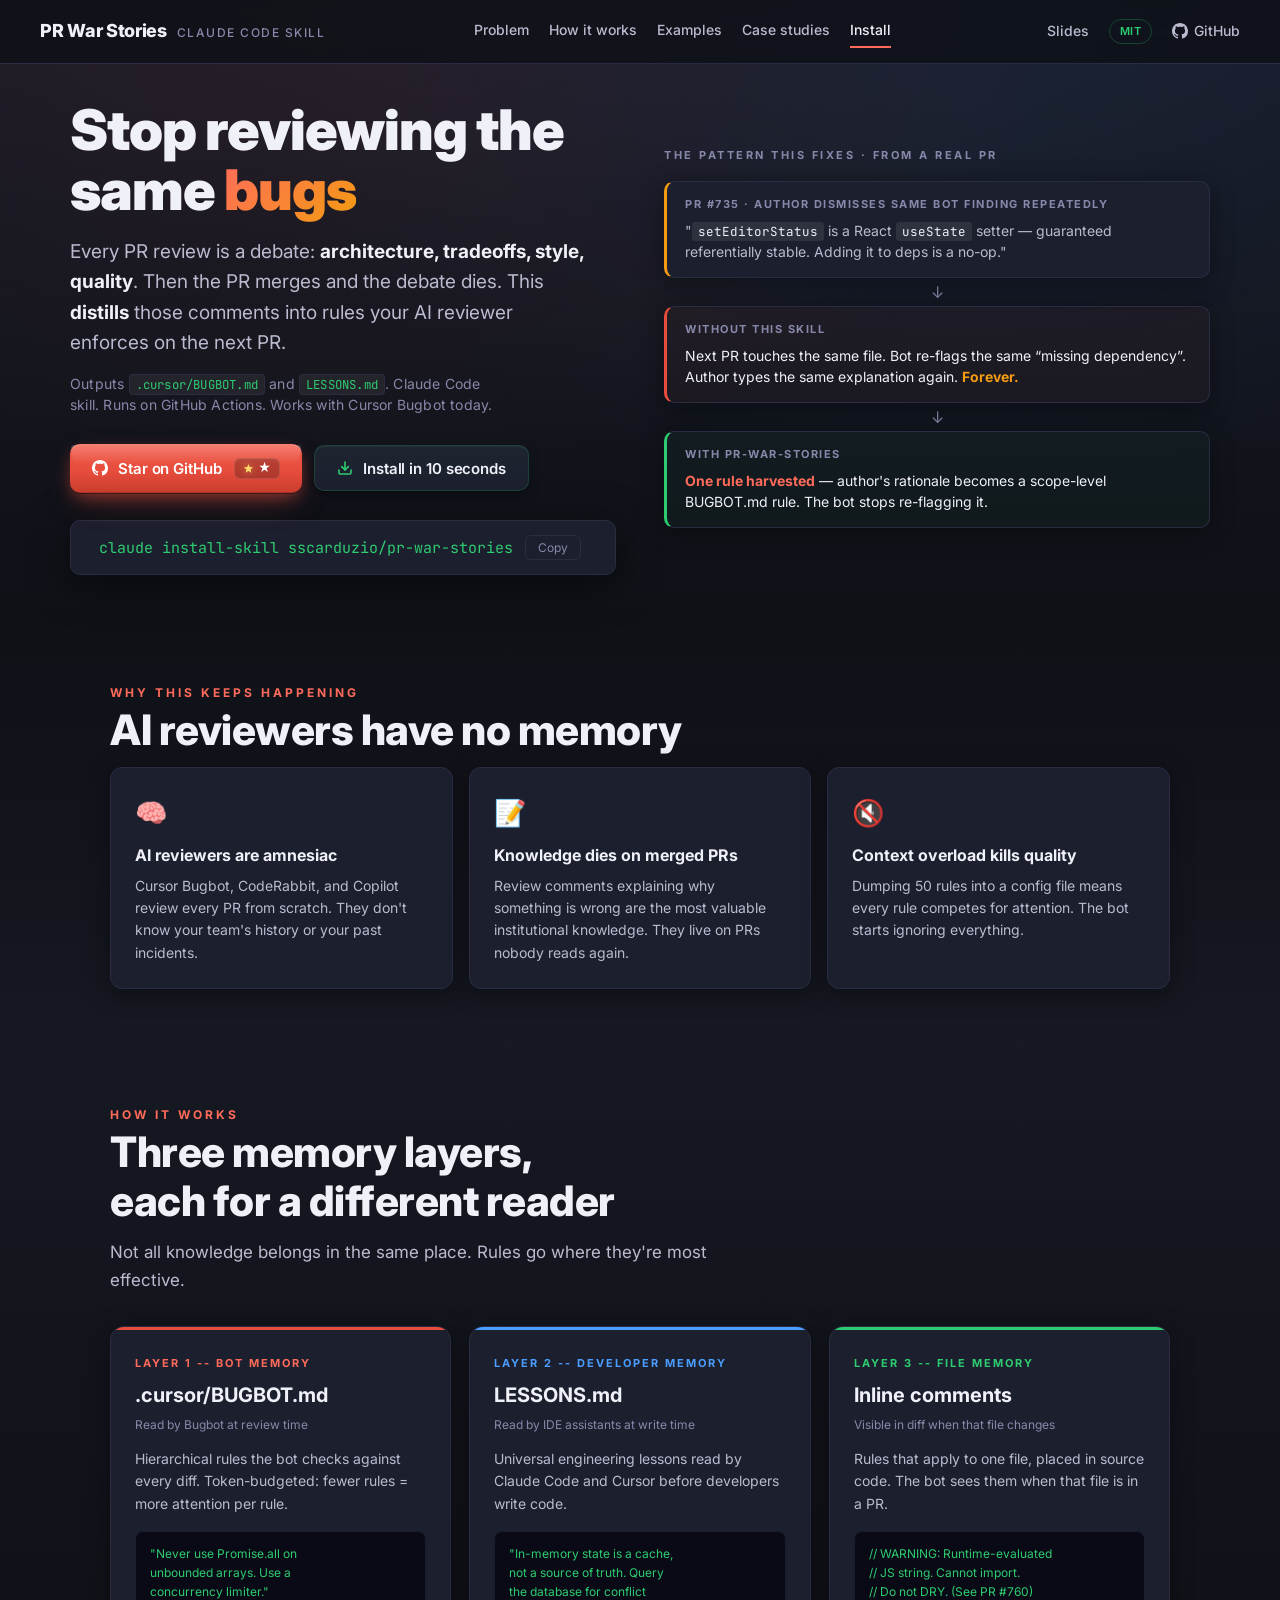
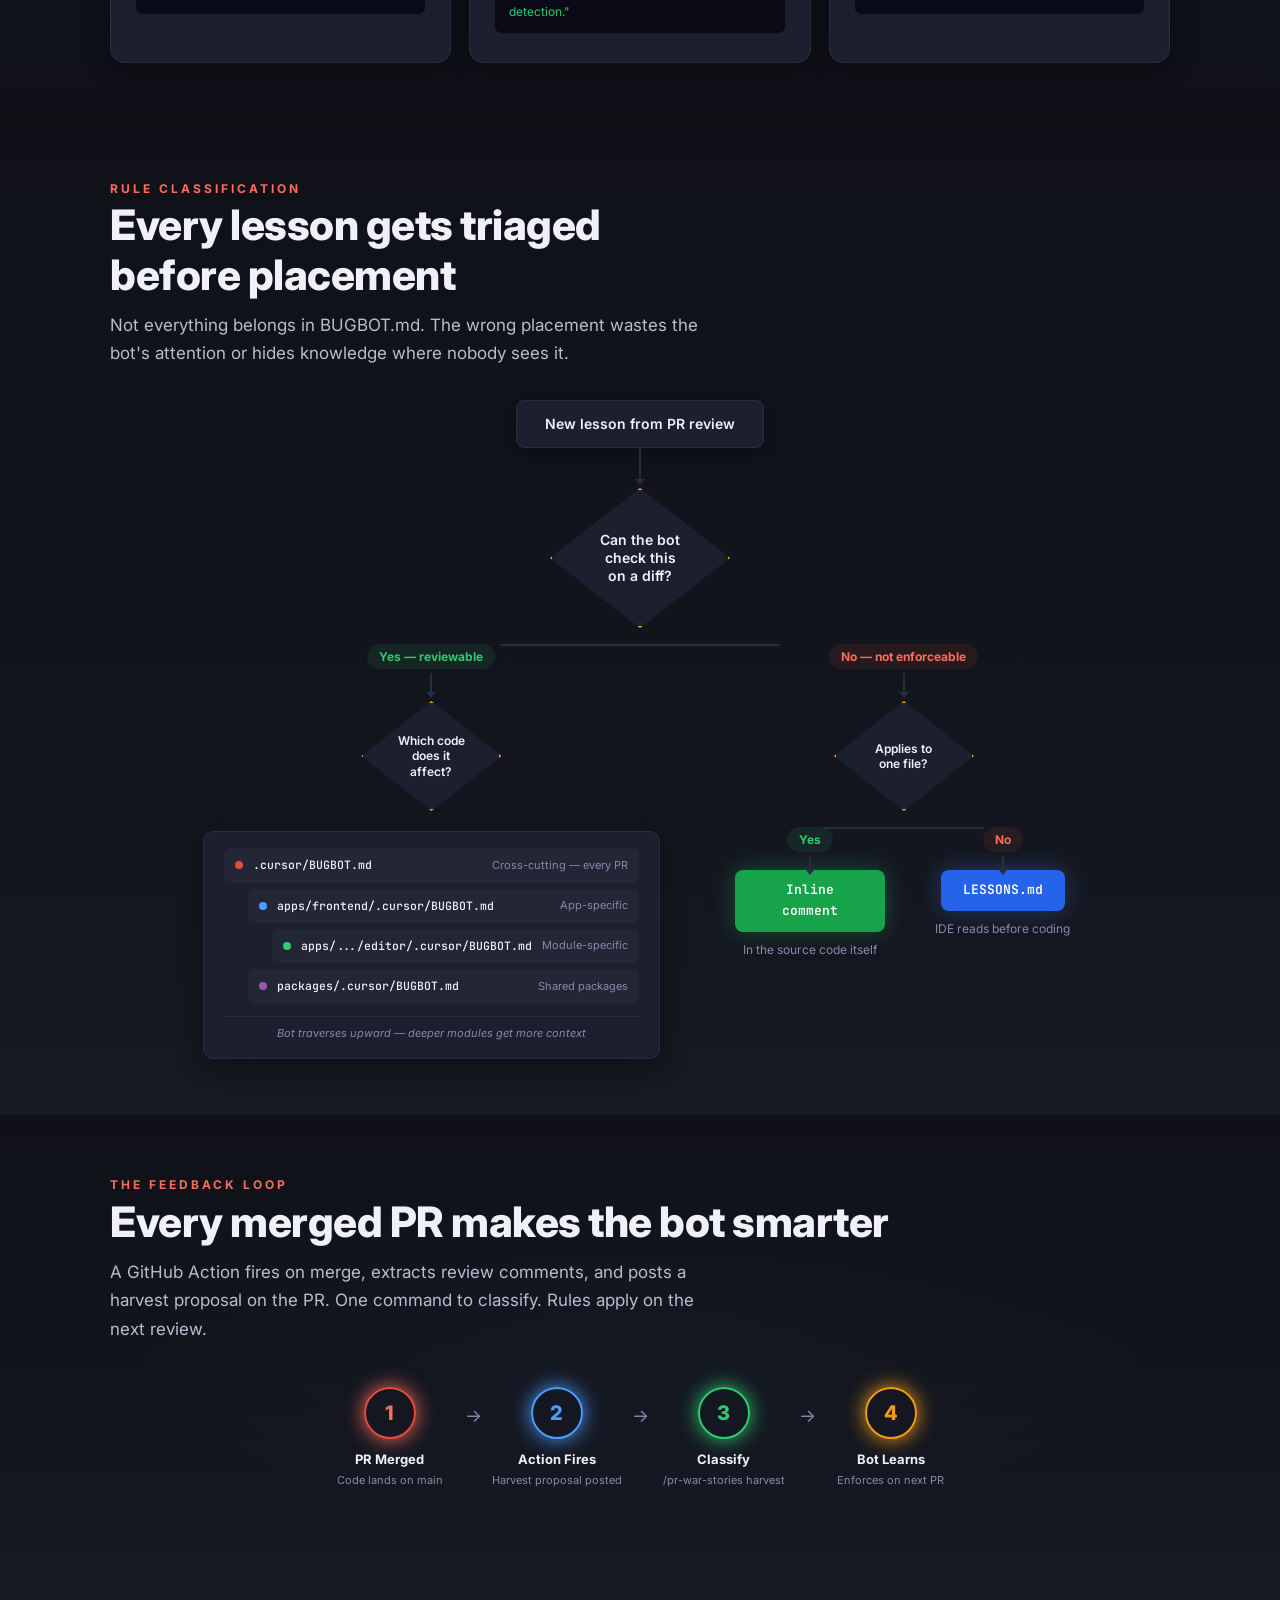
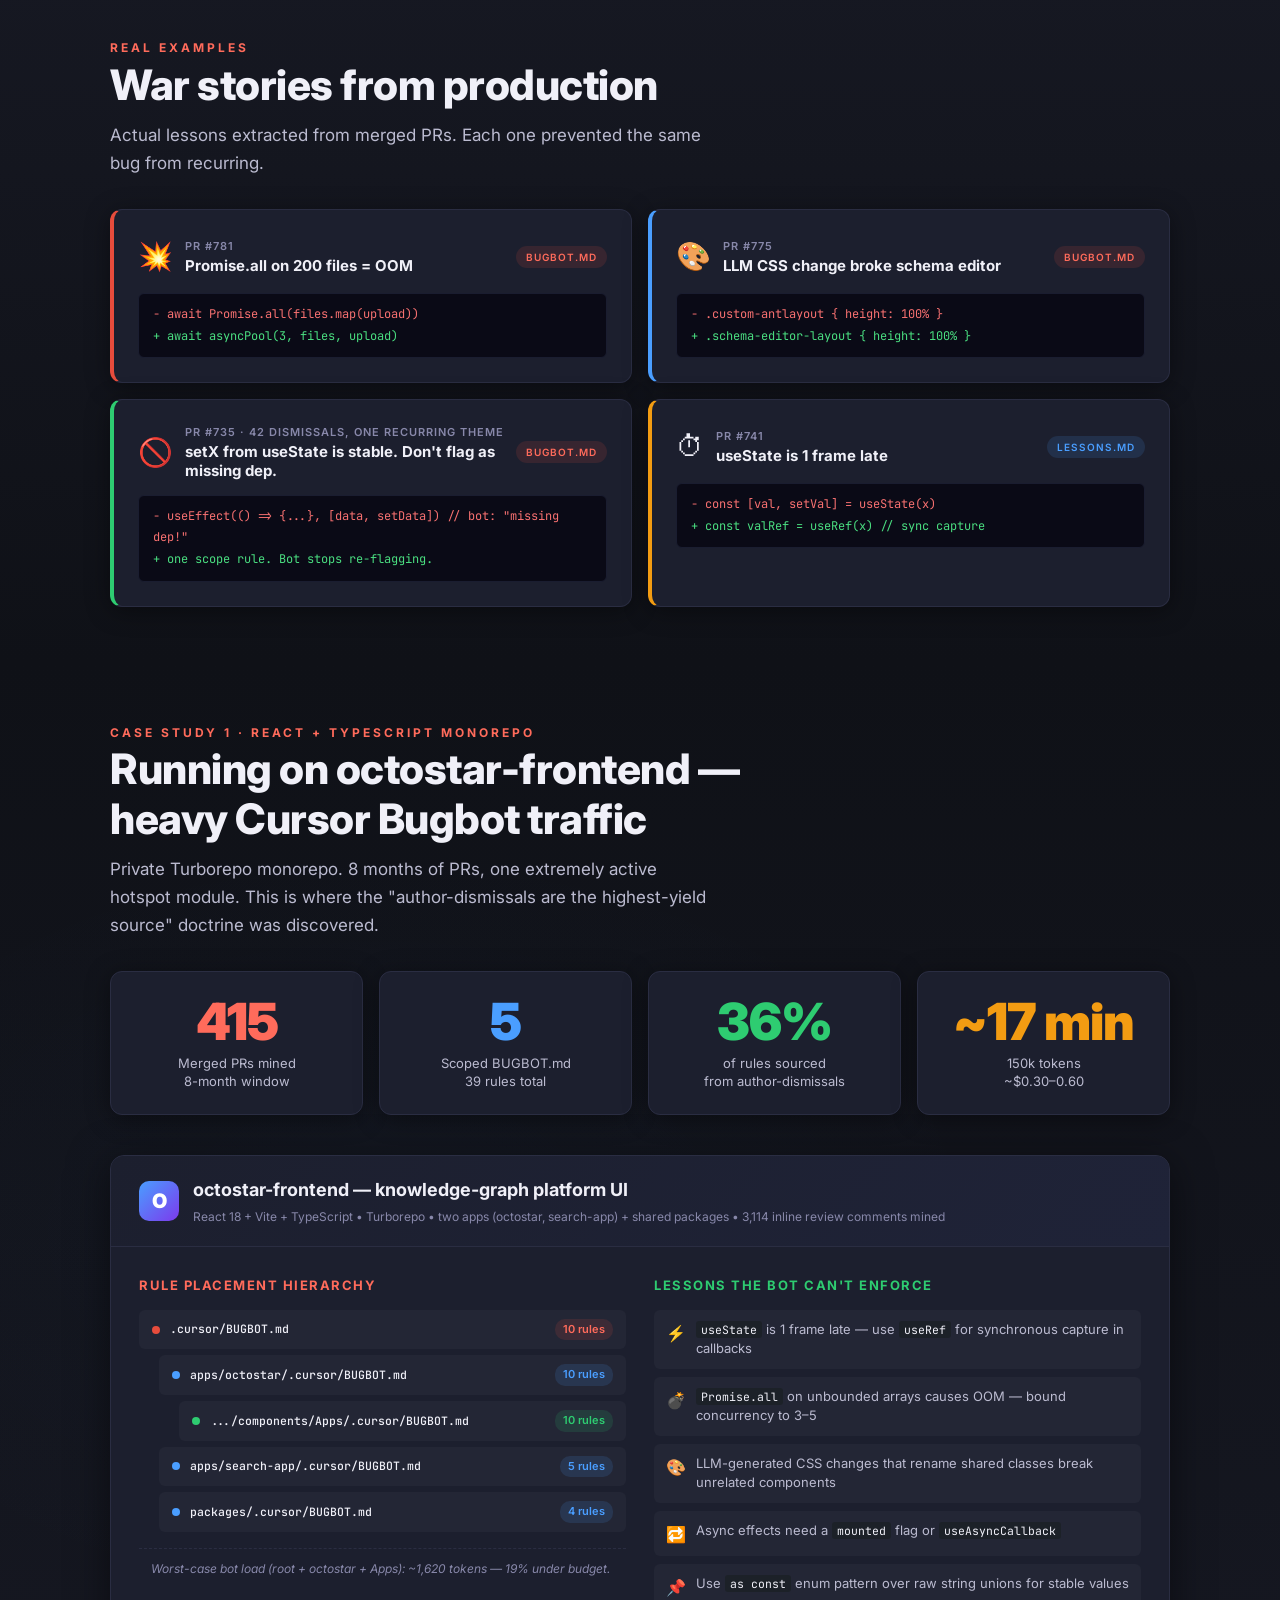
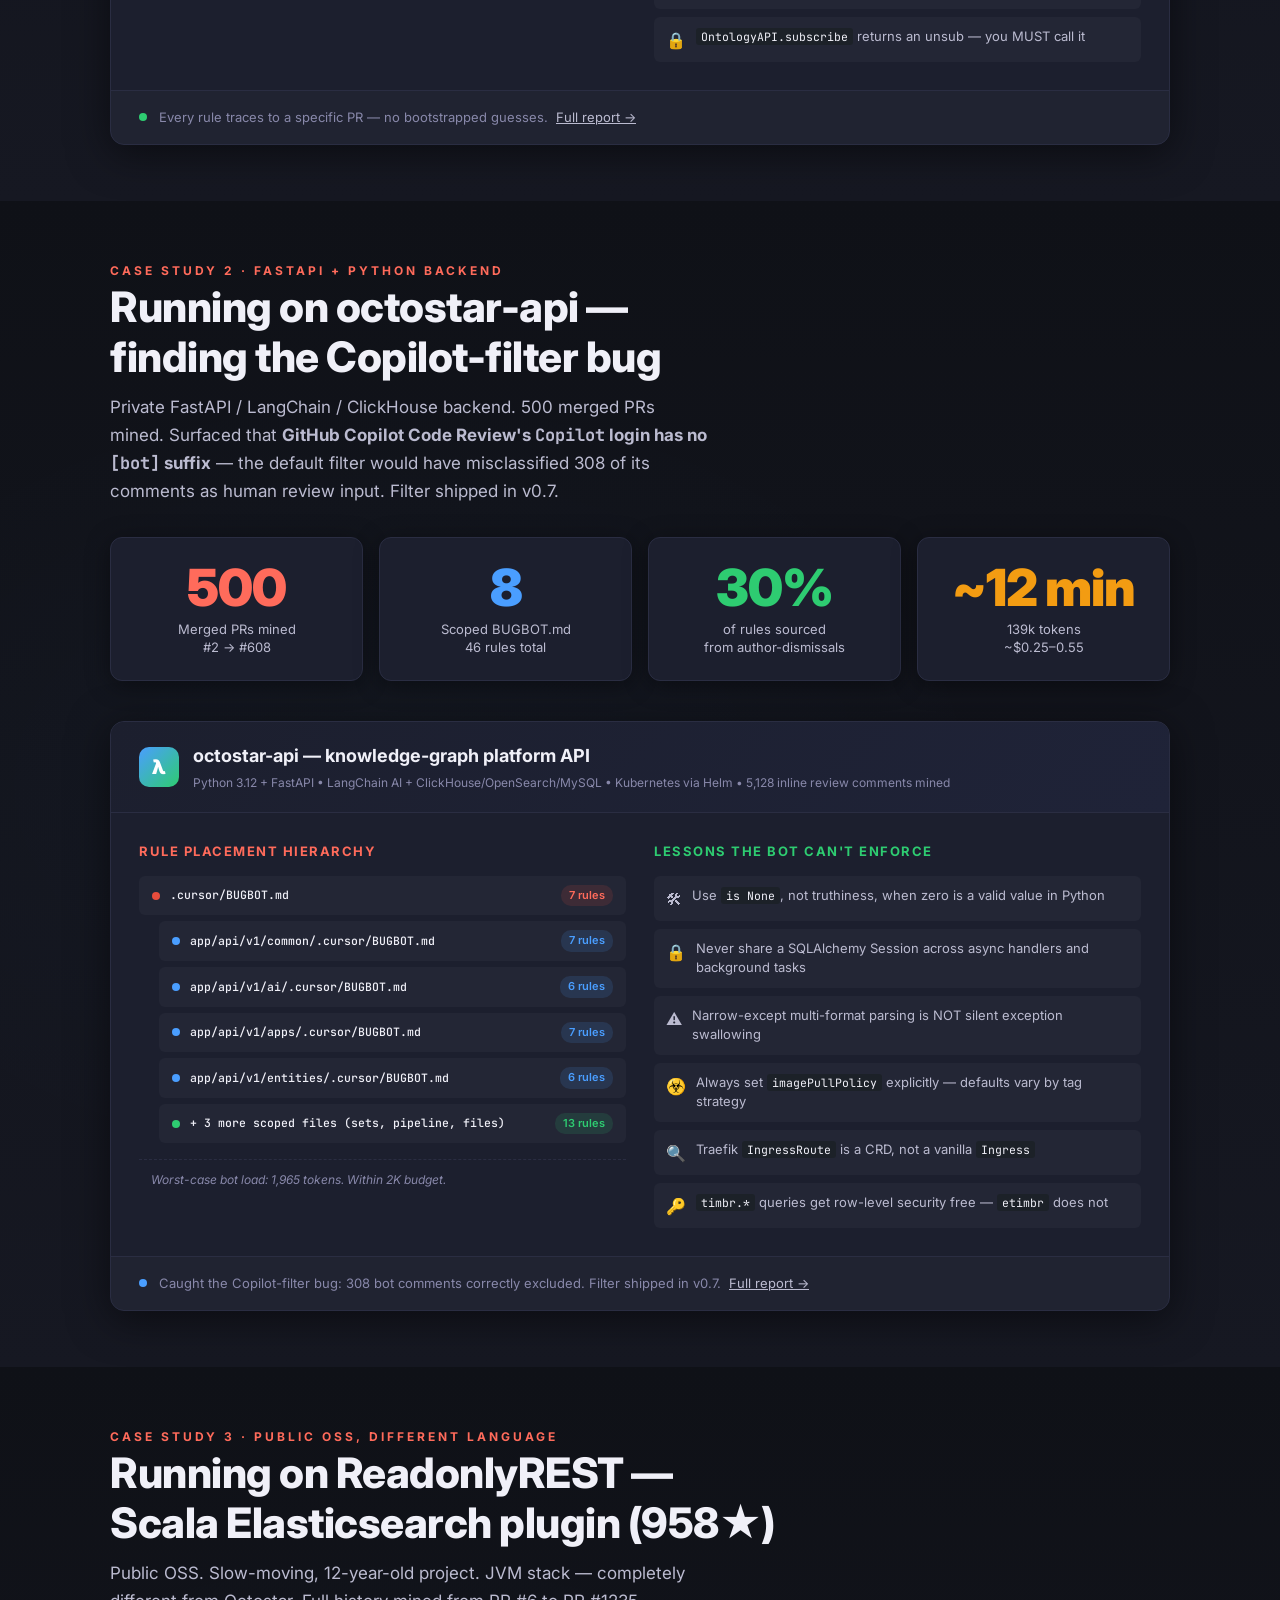
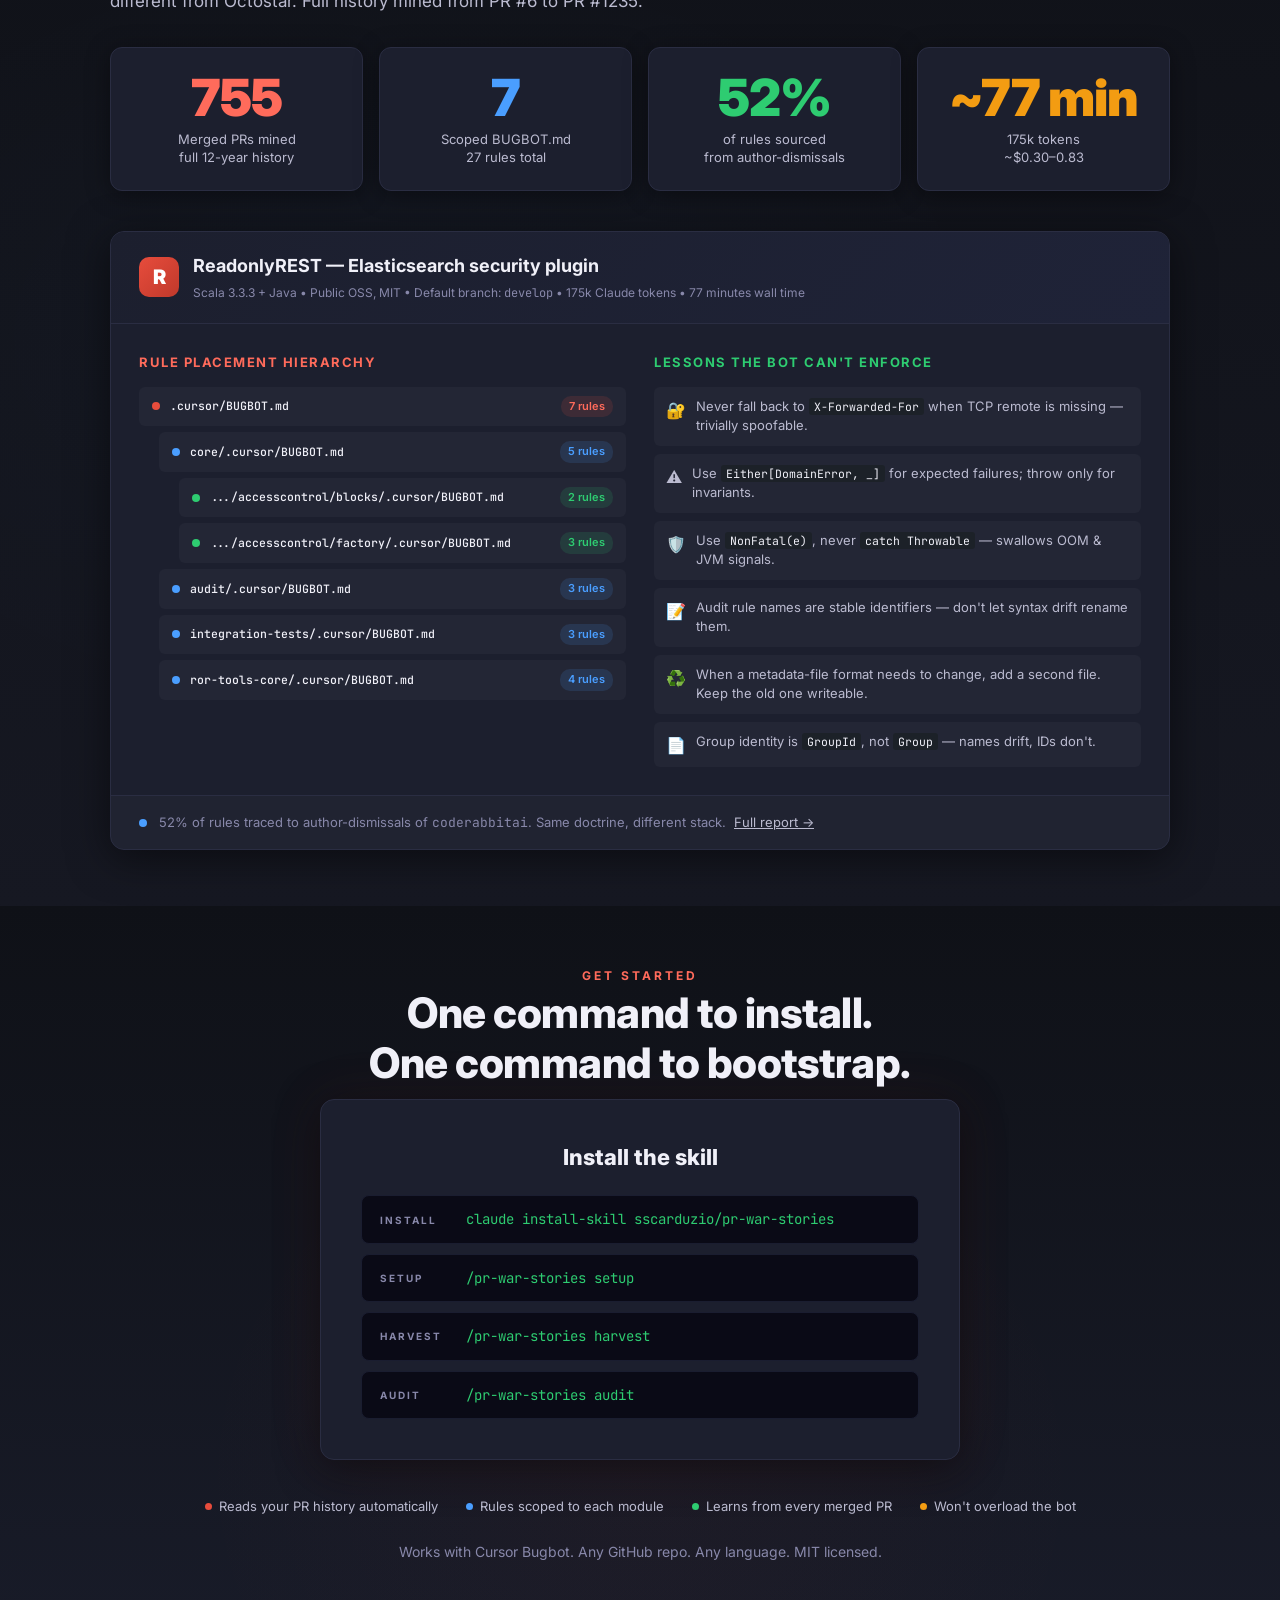
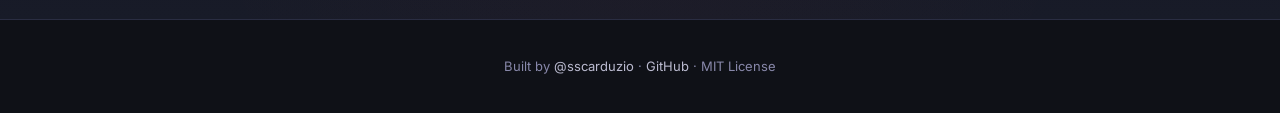
<file: docs/index.html>
<!DOCTYPE html>
<html lang="en">
<head>
<meta charset="UTF-8">
<meta name="viewport" content="width=device-width, initial-scale=1.0">
<title>PR War Stories — Stop reviewing the same bugs</title>
<meta name="description" content="A Claude Code skill that mines your PR history for war stories and teaches your AI reviewer to never let the same bug happen twice.">
<meta property="og:title" content="PR War Stories">
<meta property="og:description" content="Your team already caught it in a PR comment. The AI reviewer approved it anyway. This fixes that -- permanently.">
<meta property="og:type" content="website">
<meta property="og:url" content="https://sscarduzio.github.io/pr-war-stories/">
<link rel="preconnect" href="https://fonts.googleapis.com">
<link href="https://fonts.googleapis.com/css2?family=Inter:wght@400;500;600;700;800;900&family=JetBrains+Mono:wght@400;500;600&display=swap" rel="stylesheet">
<link rel="stylesheet" href="css/base.css">
<link rel="stylesheet" href="css/nav.css">
<link rel="stylesheet" href="css/sections.css">
<link rel="stylesheet" href="css/hero.css">
<link rel="stylesheet" href="css/problem.css">
<link rel="stylesheet" href="css/how-it-works.css">
<link rel="stylesheet" href="css/classify.css">
<link rel="stylesheet" href="css/loop.css">
<link rel="stylesheet" href="css/stories.css">
<link rel="stylesheet" href="css/casestudy.css">
<link rel="stylesheet" href="css/install.css">
</head>
<body>

<!-- TOP NAV -->
<nav class="topnav">
  <a href="#hero" class="topnav-logo">
    <span class="name">PR War Stories</span>
    <span class="sub">Claude Code Skill</span>
  </a>
  <div class="topnav-sections" id="topnavSections">
    <a href="#problem">Problem</a>
    <a href="#how">How it works</a>
    <a href="#examples">Examples</a>
    <a href="#case-studies">Case studies</a>
    <a href="#install">Install</a>
  </div>
  <div class="topnav-right">
    <button class="topnav-toggle" aria-label="Toggle navigation" aria-expanded="false" aria-controls="topnavSections">
      <svg viewBox="0 0 24 24" fill="none" stroke="currentColor" stroke-width="2.2" stroke-linecap="round" stroke-linejoin="round" aria-hidden="true"><line x1="4" y1="7" x2="20" y2="7"/><line x1="4" y1="12" x2="20" y2="12"/><line x1="4" y1="17" x2="20" y2="17"/></svg>
    </button>
    <a href="presentation.html">Slides</a>
    <span class="badge">MIT</span>
    <a href="https://github.com/sscarduzio/pr-war-stories">
      <svg width="16" height="16" viewBox="0 0 24 24" fill="currentColor"><path d="M12 0C5.37 0 0 5.37 0 12c0 5.31 3.435 9.795 8.205 11.385.6.105.825-.255.825-.57 0-.285-.015-1.23-.015-2.235-3.015.555-3.795-.735-4.035-1.41-.135-.345-.72-1.41-1.23-1.695-.42-.225-1.02-.78-.015-.795.945-.015 1.62.87 1.845 1.23 1.08 1.815 2.805 1.305 3.495.99.105-.78.42-1.305.765-1.605-2.67-.3-5.46-1.335-5.46-5.925 0-1.305.465-2.385 1.23-3.225-.12-.3-.54-1.53.12-3.18 0 0 1.005-.315 3.3 1.23.96-.27 1.98-.405 3-.405s2.04.135 3 .405c2.295-1.56 3.3-1.23 3.3-1.23.66 1.65.24 2.88.12 3.18.765.84 1.23 1.905 1.23 3.225 0 4.605-2.805 5.625-5.475 5.925.435.375.81 1.095.81 2.22 0 1.605-.015 2.895-.015 3.3 0 .315.225.69.825.57A12.02 12.02 0 0024 12c0-6.63-5.37-12-12-12z"/></svg>
      GitHub
    </a>
  </div>
</nav>

<!-- HERO -->
<section class="hero" id="hero">
  <div class="hero-split">
    <div class="hero-left">
      <h1>Stop reviewing the<br>same <span class="highlight">bugs</span></h1>
      <p class="hero-sub">Every PR review is a debate: <strong class="hero-sub-accent">architecture, tradeoffs, style, quality</strong>. Then the PR merges and the debate dies. This <strong class="hero-sub-accent">distills</strong> those comments into rules your AI reviewer enforces on the next PR.</p>
      <p class="hero-sub-sm">Outputs <code class="hero-inline-code">.cursor/BUGBOT.md</code> and <code class="hero-inline-code">LESSONS.md</code>. Claude Code skill. Runs on GitHub Actions. Works with Cursor Bugbot today.</p>
      <div class="hero-cta">
        <a href="https://github.com/sscarduzio/pr-war-stories" class="btn btn-primary" aria-label="Star sscarduzio/pr-war-stories on GitHub">
          <svg class="btn-icon" viewBox="0 0 24 24" fill="currentColor" aria-hidden="true"><path d="M12 0C5.37 0 0 5.37 0 12c0 5.31 3.435 9.795 8.205 11.385.6.105.825-.255.825-.57 0-.285-.015-1.23-.015-2.235-3.015.555-3.795-.735-4.035-1.41-.135-.345-.72-1.41-1.23-1.695-.42-.225-1.02-.78-.015-.795.945-.015 1.62.87 1.845 1.23 1.08 1.815 2.805 1.305 3.495.99.105-.78.42-1.305.765-1.605-2.67-.3-5.46-1.335-5.46-5.925 0-1.305.465-2.385 1.23-3.225-.12-.3-.54-1.53.12-3.18 0 0 1.005-.315 3.3 1.23.96-.27 1.98-.405 3-.405s2.04.135 3 .405c2.295-1.56 3.3-1.23 3.3-1.23.66 1.65.24 2.88.12 3.18.765.84 1.23 1.905 1.23 3.225 0 4.605-2.805 5.625-5.475 5.925.435.375.81 1.095.81 2.22 0 1.605-.015 2.895-.015 3.3 0 .315.225.69.825.57A12.02 12.02 0 0024 12c0-6.63-5.37-12-12-12z"/></svg>
          <span>Star on GitHub</span>
          <span class="btn-count" id="starCount">
            <svg viewBox="0 0 24 24" aria-hidden="true"><path d="M12 17.27 18.18 21l-1.64-7.03L22 9.24l-7.19-.61L12 2 9.19 8.63 2 9.24l5.46 4.73L5.82 21 12 17.27z"/></svg>
            <span class="btn-count-num">&#9733;</span>
          </span>
        </a>
        <a href="#install" class="btn btn-secondary">
          <svg class="btn-icon" viewBox="0 0 24 24" fill="none" stroke="currentColor" stroke-width="2.4" stroke-linecap="round" stroke-linejoin="round" aria-hidden="true"><path d="M21 15v4a2 2 0 0 1-2 2H5a2 2 0 0 1-2-2v-4"/><polyline points="7 10 12 15 17 10"/><line x1="12" y1="15" x2="12" y2="3"/></svg>
          <span>Install in 10 seconds</span>
        </a>
      </div>
      <div class="hero-install">
        <code id="installCmd">claude install-skill sscarduzio/pr-war-stories</code>
        <button class="copy-btn" data-copy-target="installCmd">Copy</button>
      </div>
    </div>
    <div class="hero-right">
      <div class="hero-evidence-label">The pattern this fixes &middot; from a real PR</div>
      <div class="story-strip">
        <div class="story-step story-step-past">
          <div class="story-step-when">PR #735 &middot; author dismisses same bot finding repeatedly</div>
          <div class="story-step-what"><em>"<code>setEditorStatus</code> is a React <code>useState</code> setter &mdash; guaranteed referentially stable. Adding it to deps is a no-op."</em></div>
        </div>
        <div class="story-step-arrow">&darr;</div>
        <div class="story-step story-step-now">
          <div class="story-step-when">Without this skill</div>
          <div class="story-step-what">Next PR touches the same file. Bot re-flags the same &ldquo;missing dependency&rdquo;. Author types the same explanation again. <span style="color:var(--orange);font-weight:700">Forever.</span></div>
        </div>
        <div class="story-step-arrow">&darr;</div>
        <div class="story-step story-step-fix">
          <div class="story-step-when">With pr-war-stories</div>
          <div class="story-step-what"><span style="color:var(--red-light);font-weight:700">One rule harvested</span> &mdash; author's rationale becomes a scope-level BUGBOT.md rule. The bot stops re-flagging it.</div>
        </div>
      </div>
    </div>
  </div>
</section>

<!-- PROBLEM -->
<section class="problem-section" id="problem">
  <div class="container">
    <span class="section-label">Why this keeps happening</span>
    <h2 class="section-title">AI reviewers have no memory</h2>
    <div class="problem-grid">
      <div class="problem-card">
        <div class="emoji">&#129504;</div>
        <h3>AI reviewers are amnesiac</h3>
        <p>Cursor Bugbot, CodeRabbit, and Copilot review every PR from scratch. They don't know your team's history or your past incidents.</p>
      </div>
      <div class="problem-card">
        <div class="emoji">&#128221;</div>
        <h3>Knowledge dies on merged PRs</h3>
        <p>Review comments explaining why something is wrong are the most valuable institutional knowledge. They live on PRs nobody reads again.</p>
      </div>
      <div class="problem-card">
        <div class="emoji">&#128263;</div>
        <h3>Context overload kills quality</h3>
        <p>Dumping 50 rules into a config file means every rule competes for attention. The bot starts ignoring everything.</p>
      </div>
    </div>
  </div>
</section>

<!-- HOW IT WORKS -->
<section class="how-section" id="how">
  <div class="container">
    <span class="section-label">How it works</span>
    <h2 class="section-title">Three memory layers,<br>each for a different reader</h2>
    <p class="section-desc">Not all knowledge belongs in the same place. Rules go where they're most effective.</p>
    <div class="layers-grid">
      <div class="layer-card l1">
        <div class="layer-num">Layer 1 -- Bot memory</div>
        <h3>.cursor/BUGBOT.md</h3>
        <div class="when">Read by Bugbot at review time</div>
        <p>Hierarchical rules the bot checks against every diff. Token-budgeted: fewer rules = more attention per rule.</p>
        <div class="example-box">"Never use Promise.all on
unbounded arrays. Use a
concurrency limiter."</div>
      </div>
      <div class="layer-card l2">
        <div class="layer-num">Layer 2 -- Developer memory</div>
        <h3>LESSONS.md</h3>
        <div class="when">Read by IDE assistants at write time</div>
        <p>Universal engineering lessons read by Claude Code and Cursor before developers write code.</p>
        <div class="example-box">"In-memory state is a cache,
not a source of truth. Query
the database for conflict
detection."</div>
      </div>
      <div class="layer-card l3">
        <div class="layer-num">Layer 3 -- File memory</div>
        <h3>Inline comments</h3>
        <div class="when">Visible in diff when that file changes</div>
        <p>Rules that apply to one file, placed in source code. The bot sees them when that file is in a PR.</p>
        <div class="example-box">// WARNING: Runtime-evaluated
// JS string. Cannot import.
// Do not DRY. (See PR #760)</div>
      </div>
    </div>
  </div>
</section>

<!-- CLASSIFICATION FLOW -->
<section class="classify-section">
  <div class="container">
    <span class="section-label">Rule classification</span>
    <h2 class="section-title">Every lesson gets triaged<br>before placement</h2>
    <p class="section-desc">Not everything belongs in BUGBOT.md. The wrong placement wastes the bot's attention or hides knowledge where nobody sees it.</p>
    <div class="flow-diagram">
      <div class="flow-start">
        <div class="flow-node flow-entry">New lesson from PR review</div>
      </div>
      <div class="flow-arrow-down"></div>
      <div class="flow-decision">
        <div class="flow-diamond">Can the bot<br>check this<br>on a diff?</div>
      </div>
      <div class="flow-branches">
        <div class="flow-branch flow-yes">
          <div class="flow-label-yes">Yes &mdash; reviewable</div>
          <div class="flow-arrow-down small"></div>
          <div class="flow-decision-2">
            <div class="flow-diamond small">Which code<br>does it<br>affect?</div>
          </div>
          <div class="flow-scope-tree">
            <div class="flow-scope-row">
              <div class="flow-scope-dot" style="background:var(--red)"></div>
              <div class="flow-scope-file">.cursor/BUGBOT.md</div>
              <div class="flow-scope-label">Cross-cutting &mdash; every PR</div>
            </div>
            <div class="flow-scope-row indent">
              <div class="flow-scope-dot" style="background:var(--blue)"></div>
              <div class="flow-scope-file">apps/frontend/.cursor/BUGBOT.md</div>
              <div class="flow-scope-label">App-specific</div>
            </div>
            <div class="flow-scope-row indent-2">
              <div class="flow-scope-dot" style="background:var(--green)"></div>
              <div class="flow-scope-file">apps/.../editor/.cursor/BUGBOT.md</div>
              <div class="flow-scope-label">Module-specific</div>
            </div>
            <div class="flow-scope-row indent">
              <div class="flow-scope-dot" style="background:var(--purple)"></div>
              <div class="flow-scope-file">packages/.cursor/BUGBOT.md</div>
              <div class="flow-scope-label">Shared packages</div>
            </div>
            <div class="flow-scope-note">Bot traverses upward &mdash; deeper modules get more context</div>
          </div>
        </div>
        <div class="flow-branch flow-no">
          <div class="flow-label-no">No &mdash; not enforceable</div>
          <div class="flow-arrow-down small"></div>
          <div class="flow-decision-2">
            <div class="flow-diamond small">Applies to<br>one file?</div>
          </div>
          <div class="flow-sub-branches">
            <div class="flow-branch">
              <div class="flow-label-yes">Yes</div>
              <div class="flow-arrow-down tiny"></div>
              <div class="flow-node flow-dest green">Inline comment</div>
              <div class="flow-example">In the source code itself</div>
            </div>
            <div class="flow-branch">
              <div class="flow-label-no">No</div>
              <div class="flow-arrow-down tiny"></div>
              <div class="flow-node flow-dest blue">LESSONS.md</div>
              <div class="flow-example">IDE reads before coding</div>
            </div>
          </div>
        </div>
      </div>
    </div>
  </div>
</section>

<!-- FEEDBACK LOOP -->
<section class="loop-section">
  <div class="container">
    <span class="section-label">The feedback loop</span>
    <h2 class="section-title">Every merged PR makes the bot smarter</h2>
    <p class="section-desc">A GitHub Action fires on merge, extracts review comments, and posts a harvest proposal on the PR. One command to classify. Rules apply on the next review.</p>
    <div class="loop-visual">
      <div class="loop-node"><div class="num">1</div><h4>PR Merged</h4><p>Code lands on main</p></div>
      <div class="loop-connector">&rarr;</div>
      <div class="loop-node"><div class="num">2</div><h4>Action Fires</h4><p>Harvest proposal posted</p></div>
      <div class="loop-connector">&rarr;</div>
      <div class="loop-node"><div class="num">3</div><h4>Classify</h4><p>/pr-war-stories harvest</p></div>
      <div class="loop-connector">&rarr;</div>
      <div class="loop-node"><div class="num">4</div><h4>Bot Learns</h4><p>Enforces on next PR</p></div>
    </div>
  </div>
</section>

<!-- WAR STORIES -->
<section class="stories-section" id="examples">
  <div class="container">
    <span class="section-label">Real examples</span>
    <h2 class="section-title">War stories from production</h2>
    <p class="section-desc">Actual lessons extracted from merged PRs. Each one prevented the same bug from recurring.</p>
    <div class="stories-grid">
      <div class="story-card">
        <div class="story-header">
          <span class="story-icon">&#128165;</span>
          <div><div class="pr">PR #781</div><h3>Promise.all on 200 files = OOM</h3></div>
          <span class="placed bugbot">BUGBOT.md</span>
        </div>
        <div class="story-diff">
          <div class="diff-bad">- await Promise.all(files.map(upload))</div>
          <div class="diff-good">+ await asyncPool(3, files, upload)</div>
        </div>
      </div>
      <div class="story-card">
        <div class="story-header">
          <span class="story-icon">&#127912;</span>
          <div><div class="pr">PR #775</div><h3>LLM CSS change broke schema editor</h3></div>
          <span class="placed bugbot">BUGBOT.md</span>
        </div>
        <div class="story-diff">
          <div class="diff-bad">- .custom-antlayout { height: 100% }</div>
          <div class="diff-good">+ .schema-editor-layout { height: 100% }</div>
        </div>
      </div>
      <div class="story-card">
        <div class="story-header">
          <span class="story-icon">&#128683;</span>
          <div><div class="pr">PR #735 &middot; 42 dismissals, one recurring theme</div><h3>setX from useState is stable. Don't flag as missing dep.</h3></div>
          <span class="placed bugbot">BUGBOT.md</span>
        </div>
        <div class="story-diff">
          <div class="diff-bad">- useEffect(() =&gt; {...}, [data, setData]) // bot: "missing dep!"</div>
          <div class="diff-good">+ one scope rule. Bot stops re-flagging.</div>
        </div>
      </div>
      <div class="story-card">
        <div class="story-header">
          <span class="story-icon">&#9201;</span>
          <div><div class="pr">PR #741</div><h3>useState is 1 frame late</h3></div>
          <span class="placed lessons">LESSONS.md</span>
        </div>
        <div class="story-diff">
          <div class="diff-bad">- const [val, setVal] = useState(x)</div>
          <div class="diff-good">+ const valRef = useRef(x) // sync capture</div>
        </div>
      </div>
    </div>
  </div>
</section>

<!-- CASE STUDY 1 — octostar-frontend -->
<section class="casestudy-section" id="case-studies">
  <div class="container">
    <span class="section-label">Case study 1 &middot; React + TypeScript monorepo</span>
    <h2 class="section-title">Running on octostar-frontend &mdash;<br>heavy Cursor Bugbot traffic</h2>
    <p class="section-desc">Private Turborepo monorepo. 8 months of PRs, one extremely active hotspot module. This is where the "author-dismissals are the highest-yield source" doctrine was discovered.</p>

    <div class="stats-bar">
      <div class="stat-tile">
        <div class="big" style="color:var(--red-light)">415</div>
        <div class="desc">Merged PRs mined<br>8-month window</div>
      </div>
      <div class="stat-tile">
        <div class="big" style="color:var(--blue)">5</div>
        <div class="desc">Scoped BUGBOT.md<br>39 rules total</div>
      </div>
      <div class="stat-tile">
        <div class="big" style="color:var(--green)">36%</div>
        <div class="desc">of rules sourced<br>from author-dismissals</div>
      </div>
      <div class="stat-tile">
        <div class="big" style="color:var(--orange)">~17 min</div>
        <div class="desc">150k tokens<br>~$0.30&ndash;0.60</div>
      </div>
    </div>

    <div class="case-card">
      <div class="case-header">
        <div class="logo-mark">O</div>
        <div>
          <h3>octostar-frontend &mdash; knowledge-graph platform UI</h3>
          <div class="case-meta">React 18 + Vite + TypeScript &bull; Turborepo &bull; two apps (octostar, search-app) + shared packages &bull; 3,114 inline review comments mined</div>
        </div>
      </div>

      <div class="case-body">
        <div class="case-col">
          <h4 class="red">Rule placement hierarchy</h4>
          <div class="case-tree">
            <div class="case-tree-row">
              <div class="dot" style="background:var(--red)"></div>
              <div class="file">.cursor/BUGBOT.md</div>
              <div class="count red">10 rules</div>
            </div>
            <div class="case-tree-row indent">
              <div class="dot" style="background:var(--blue)"></div>
              <div class="file">apps/octostar/.cursor/BUGBOT.md</div>
              <div class="count blue">10 rules</div>
            </div>
            <div class="case-tree-row indent-2">
              <div class="dot" style="background:var(--green)"></div>
              <div class="file">.../components/Apps/.cursor/BUGBOT.md</div>
              <div class="count green">10 rules</div>
            </div>
            <div class="case-tree-row indent">
              <div class="dot" style="background:var(--blue)"></div>
              <div class="file">apps/search-app/.cursor/BUGBOT.md</div>
              <div class="count blue">5 rules</div>
            </div>
            <div class="case-tree-row indent">
              <div class="dot" style="background:var(--blue)"></div>
              <div class="file">packages/.cursor/BUGBOT.md</div>
              <div class="count blue">4 rules</div>
            </div>
            <div class="case-tree-note">Worst-case bot load (root + octostar + Apps): ~1,620 tokens &mdash; 19% under budget.</div>
          </div>
        </div>

        <div class="case-col">
          <h4 class="green">Lessons the bot can't enforce</h4>
          <div class="case-lessons">
            <div class="case-lesson">
              <span class="icon">&#9889;</span>
              <span><code>useState</code> is 1 frame late &mdash; use <code>useRef</code> for synchronous capture in callbacks</span>
            </div>
            <div class="case-lesson">
              <span class="icon">&#128163;</span>
              <span><code>Promise.all</code> on unbounded arrays causes OOM &mdash; bound concurrency to 3&ndash;5</span>
            </div>
            <div class="case-lesson">
              <span class="icon">&#127912;</span>
              <span>LLM-generated CSS changes that rename shared classes break unrelated components</span>
            </div>
            <div class="case-lesson">
              <span class="icon">&#128257;</span>
              <span>Async effects need a <code>mounted</code> flag or <code>useAsyncCallback</code></span>
            </div>
            <div class="case-lesson">
              <span class="icon">&#128204;</span>
              <span>Use <code>as const</code> enum pattern over raw string unions for stable values</span>
            </div>
            <div class="case-lesson">
              <span class="icon">&#128274;</span>
              <span><code>OntologyAPI.subscribe</code> returns an unsub &mdash; you MUST call it</span>
            </div>
          </div>
        </div>
      </div>

      <div class="case-footer">
        <div class="pulse"></div>
        <span>Every rule traces to a specific PR &mdash; no bootstrapped guesses. &nbsp;<a href="https://github.com/sscarduzio/pr-war-stories/tree/main/docs/case-studies/octostar-frontend" style="color:var(--text-secondary);text-decoration:underline">Full report &rarr;</a></span>
      </div>
    </div>
  </div>
</section>

<!-- CASE STUDY 2 — octostar-api -->
<section class="casestudy-section">
  <div class="container">
    <span class="section-label">Case study 2 &middot; FastAPI + Python backend</span>
    <h2 class="section-title">Running on octostar-api &mdash;<br>finding the Copilot-filter bug</h2>
    <p class="section-desc">Private FastAPI / LangChain / ClickHouse backend. 500 merged PRs mined. Surfaced that <strong>GitHub Copilot Code Review's <code>Copilot</code> login has no <code>[bot]</code> suffix</strong> &mdash; the default filter would have misclassified 308 of its comments as human review input. Filter shipped in v0.7.</p>

    <div class="stats-bar">
      <div class="stat-tile">
        <div class="big" style="color:var(--red-light)">500</div>
        <div class="desc">Merged PRs mined<br>#2 &rarr; #608</div>
      </div>
      <div class="stat-tile">
        <div class="big" style="color:var(--blue)">8</div>
        <div class="desc">Scoped BUGBOT.md<br>46 rules total</div>
      </div>
      <div class="stat-tile">
        <div class="big" style="color:var(--green)">30%</div>
        <div class="desc">of rules sourced<br>from author-dismissals</div>
      </div>
      <div class="stat-tile">
        <div class="big" style="color:var(--orange)">~12 min</div>
        <div class="desc">139k tokens<br>~$0.25&ndash;0.55</div>
      </div>
    </div>

    <div class="case-card">
      <div class="case-header">
        <div class="logo-mark" style="background:linear-gradient(135deg,#4a9eff,#2ecc71)">&#955;</div>
        <div>
          <h3>octostar-api &mdash; knowledge-graph platform API</h3>
          <div class="case-meta">Python 3.12 + FastAPI &bull; LangChain AI + ClickHouse/OpenSearch/MySQL &bull; Kubernetes via Helm &bull; 5,128 inline review comments mined</div>
        </div>
      </div>

      <div class="case-body">
        <div class="case-col">
          <h4 class="red">Rule placement hierarchy</h4>
          <div class="case-tree">
            <div class="case-tree-row">
              <div class="dot" style="background:var(--red)"></div>
              <div class="file">.cursor/BUGBOT.md</div>
              <div class="count red">7 rules</div>
            </div>
            <div class="case-tree-row indent">
              <div class="dot" style="background:var(--blue)"></div>
              <div class="file">app/api/v1/common/.cursor/BUGBOT.md</div>
              <div class="count blue">7 rules</div>
            </div>
            <div class="case-tree-row indent">
              <div class="dot" style="background:var(--blue)"></div>
              <div class="file">app/api/v1/ai/.cursor/BUGBOT.md</div>
              <div class="count blue">6 rules</div>
            </div>
            <div class="case-tree-row indent">
              <div class="dot" style="background:var(--blue)"></div>
              <div class="file">app/api/v1/apps/.cursor/BUGBOT.md</div>
              <div class="count blue">7 rules</div>
            </div>
            <div class="case-tree-row indent">
              <div class="dot" style="background:var(--blue)"></div>
              <div class="file">app/api/v1/entities/.cursor/BUGBOT.md</div>
              <div class="count blue">6 rules</div>
            </div>
            <div class="case-tree-row indent">
              <div class="dot" style="background:var(--green)"></div>
              <div class="file">+ 3 more scoped files (sets, pipeline, files)</div>
              <div class="count green">13 rules</div>
            </div>
            <div class="case-tree-note">Worst-case bot load: 1,965 tokens. Within 2K budget.</div>
          </div>
        </div>

        <div class="case-col">
          <h4 class="green">Lessons the bot can't enforce</h4>
          <div class="case-lessons">
            <div class="case-lesson">
              <span class="icon">&#128736;</span>
              <span>Use <code>is None</code>, not truthiness, when zero is a valid value in Python</span>
            </div>
            <div class="case-lesson">
              <span class="icon">&#128274;</span>
              <span>Never share a SQLAlchemy Session across async handlers and background tasks</span>
            </div>
            <div class="case-lesson">
              <span class="icon">&#9888;&#65039;</span>
              <span>Narrow-except multi-format parsing is NOT silent exception swallowing</span>
            </div>
            <div class="case-lesson">
              <span class="icon">&#9763;&#65039;</span>
              <span>Always set <code>imagePullPolicy</code> explicitly &mdash; defaults vary by tag strategy</span>
            </div>
            <div class="case-lesson">
              <span class="icon">&#128269;</span>
              <span>Traefik <code>IngressRoute</code> is a CRD, not a vanilla <code>Ingress</code></span>
            </div>
            <div class="case-lesson">
              <span class="icon">&#128273;</span>
              <span><code>timbr.*</code> queries get row-level security free &mdash; <code>etimbr</code> does not</span>
            </div>
          </div>
        </div>
      </div>

      <div class="case-footer">
        <div class="pulse" style="background:var(--blue)"></div>
        <span>Caught the Copilot-filter bug: 308 bot comments correctly excluded. Filter shipped in v0.7. &nbsp;<a href="https://github.com/sscarduzio/pr-war-stories/tree/main/docs/case-studies/octostar-api" style="color:var(--text-secondary);text-decoration:underline">Full report &rarr;</a></span>
      </div>
    </div>
  </div>
</section>

<!-- CASE STUDY 3 — ReadonlyREST -->
<section class="casestudy-section">
  <div class="container">
    <span class="section-label">Case study 3 &middot; public OSS, different language</span>
    <h2 class="section-title">Running on ReadonlyREST &mdash;<br>Scala Elasticsearch plugin (958&starf;)</h2>
    <p class="section-desc">Public OSS. Slow-moving, 12-year-old project. JVM stack &mdash; completely different from Octostar. Full history mined from PR #6 to PR #1235.</p>

    <div class="stats-bar">
      <div class="stat-tile">
        <div class="big" style="color:var(--red-light)">755</div>
        <div class="desc">Merged PRs mined<br>full 12-year history</div>
      </div>
      <div class="stat-tile">
        <div class="big" style="color:var(--blue)">7</div>
        <div class="desc">Scoped BUGBOT.md<br>27 rules total</div>
      </div>
      <div class="stat-tile">
        <div class="big" style="color:var(--green)">52%</div>
        <div class="desc">of rules sourced<br>from author-dismissals</div>
      </div>
      <div class="stat-tile">
        <div class="big" style="color:var(--orange)">~77 min</div>
        <div class="desc">175k tokens<br>~$0.30&ndash;0.83</div>
      </div>
    </div>

    <div class="case-card">
      <div class="case-header">
        <div class="logo-mark" style="background:linear-gradient(135deg,#e74c3c,#c0392b)">R</div>
        <div>
          <h3>ReadonlyREST &mdash; Elasticsearch security plugin</h3>
          <div class="case-meta">Scala 3.3.3 + Java &bull; Public OSS, MIT &bull; Default branch: <code>develop</code> &bull; 175k Claude tokens &bull; 77 minutes wall time</div>
        </div>
      </div>

      <div class="case-body">
        <div class="case-col">
          <h4 class="red">Rule placement hierarchy</h4>
          <div class="case-tree">
            <div class="case-tree-row">
              <div class="dot" style="background:var(--red)"></div>
              <div class="file">.cursor/BUGBOT.md</div>
              <div class="count red">7 rules</div>
            </div>
            <div class="case-tree-row indent">
              <div class="dot" style="background:var(--blue)"></div>
              <div class="file">core/.cursor/BUGBOT.md</div>
              <div class="count blue">5 rules</div>
            </div>
            <div class="case-tree-row indent-2">
              <div class="dot" style="background:var(--green)"></div>
              <div class="file">.../accesscontrol/blocks/.cursor/BUGBOT.md</div>
              <div class="count green">2 rules</div>
            </div>
            <div class="case-tree-row indent-2">
              <div class="dot" style="background:var(--green)"></div>
              <div class="file">.../accesscontrol/factory/.cursor/BUGBOT.md</div>
              <div class="count green">3 rules</div>
            </div>
            <div class="case-tree-row indent">
              <div class="dot" style="background:var(--blue)"></div>
              <div class="file">audit/.cursor/BUGBOT.md</div>
              <div class="count blue">3 rules</div>
            </div>
            <div class="case-tree-row indent">
              <div class="dot" style="background:var(--blue)"></div>
              <div class="file">integration-tests/.cursor/BUGBOT.md</div>
              <div class="count blue">3 rules</div>
            </div>
            <div class="case-tree-row indent">
              <div class="dot" style="background:var(--blue)"></div>
              <div class="file">ror-tools-core/.cursor/BUGBOT.md</div>
              <div class="count blue">4 rules</div>
            </div>
          </div>
        </div>

        <div class="case-col">
          <h4 class="green">Lessons the bot can't enforce</h4>
          <div class="case-lessons">
            <div class="case-lesson">
              <span class="icon">&#128272;</span>
              <span>Never fall back to <code>X-Forwarded-For</code> when TCP remote is missing &mdash; trivially spoofable.</span>
            </div>
            <div class="case-lesson">
              <span class="icon">&#9888;&#65039;</span>
              <span>Use <code>Either[DomainError, _]</code> for expected failures; throw only for invariants.</span>
            </div>
            <div class="case-lesson">
              <span class="icon">&#128737;&#65039;</span>
              <span>Use <code>NonFatal(e)</code>, never <code>catch Throwable</code> &mdash; swallows OOM &amp; JVM signals.</span>
            </div>
            <div class="case-lesson">
              <span class="icon">&#128221;</span>
              <span>Audit rule names are stable identifiers &mdash; don't let syntax drift rename them.</span>
            </div>
            <div class="case-lesson">
              <span class="icon">&#9851;&#65039;</span>
              <span>When a metadata-file format needs to change, add a second file. Keep the old one writeable.</span>
            </div>
            <div class="case-lesson">
              <span class="icon">&#128196;</span>
              <span>Group identity is <code>GroupId</code>, not <code>Group</code> &mdash; names drift, IDs don't.</span>
            </div>
          </div>
        </div>
      </div>

      <div class="case-footer">
        <div class="pulse" style="background:var(--blue)"></div>
        <span>52% of rules traced to author-dismissals of <code>coderabbitai</code>. Same doctrine, different stack. &nbsp;<a href="https://github.com/sscarduzio/pr-war-stories/tree/main/docs/case-studies/readonlyrest" style="color:var(--text-secondary);text-decoration:underline">Full report &rarr;</a></span>
      </div>
    </div>
  </div>
</section>

<!-- INSTALL -->
<section class="install-section" id="install">
  <div class="container">
    <span class="section-label">Get started</span>
    <h2 class="section-title">One command to install.<br>One command to bootstrap.</h2>
    <div class="install-box">
      <h3>Install the skill</h3>
      <div class="install-cmd">
        <div class="install-row"><span class="label">Install</span><code>claude install-skill sscarduzio/pr-war-stories</code></div>
        <div class="install-row"><span class="label">Setup</span><code>/pr-war-stories setup</code></div>
        <div class="install-row"><span class="label">Harvest</span><code>/pr-war-stories harvest</code></div>
        <div class="install-row"><span class="label">Audit</span><code>/pr-war-stories audit</code></div>
      </div>
    </div>
    <div class="features-row">
      <div class="feature-pill"><div class="dot" style="background:var(--red)"></div> Reads your PR history automatically</div>
      <div class="feature-pill"><div class="dot" style="background:var(--blue)"></div> Rules scoped to each module</div>
      <div class="feature-pill"><div class="dot" style="background:var(--green)"></div> Learns from every merged PR</div>
      <div class="feature-pill"><div class="dot" style="background:var(--orange)"></div> Won't overload the bot</div>
    </div>
    <p style="color:var(--text-dim);font-size:14px;">Works with Cursor Bugbot. Any GitHub repo. Any language. MIT licensed.</p>
  </div>
</section>

<footer>
  <p>Built by <a href="https://github.com/sscarduzio">@sscarduzio</a> &middot; <a href="https://github.com/sscarduzio/pr-war-stories">GitHub</a> &middot; MIT License</p>
</footer>

<script src="js/main.js"></script>

</body>
</html>
</file>
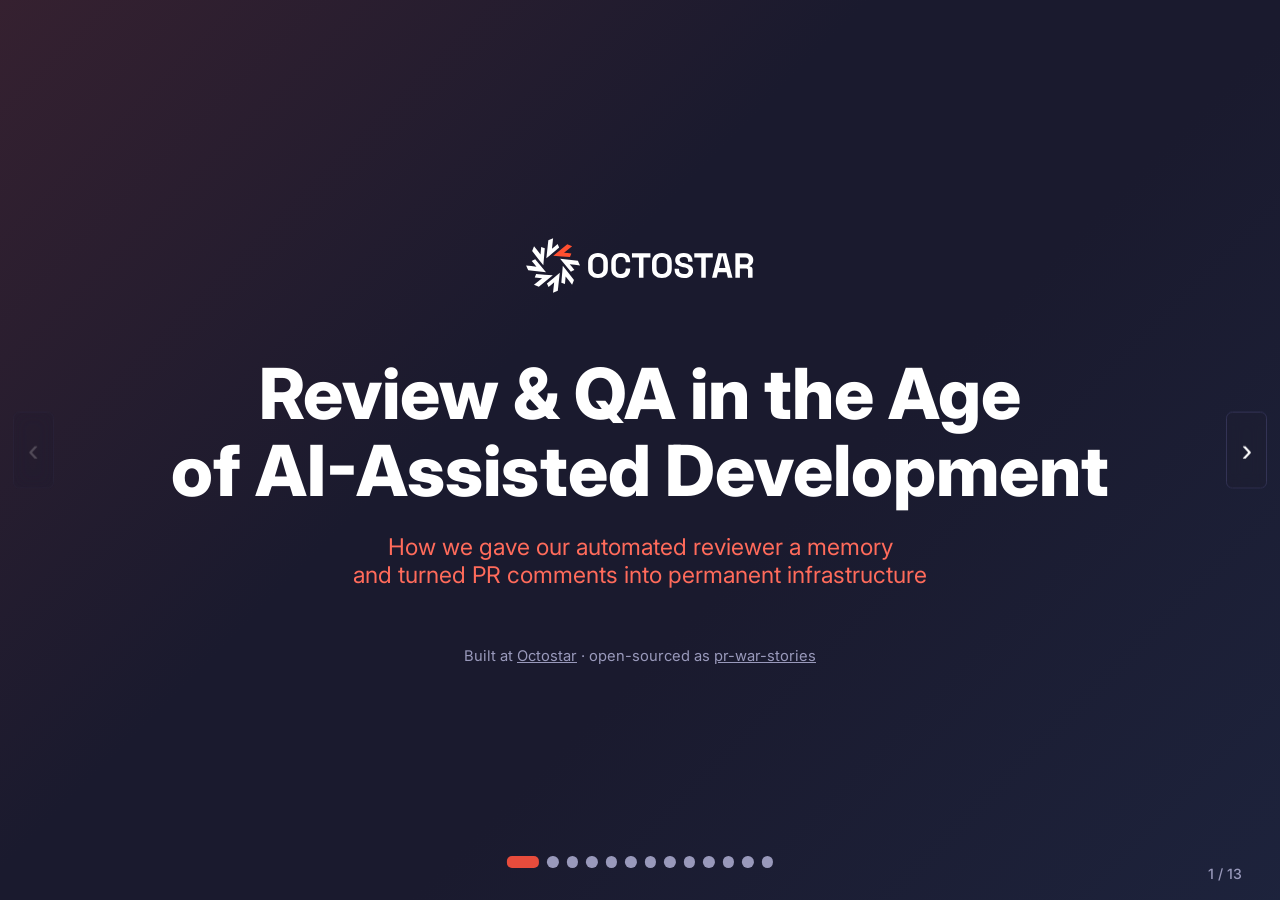
<file: docs/presentation.html>
<!DOCTYPE html>
<html lang="en">
<head>
<meta charset="UTF-8">
<meta name="viewport" content="width=device-width, initial-scale=1.0">
<title>pr-war-stories — Review & QA in the Age of AI-Assisted Development</title>
<style>
  @import url('https://fonts.googleapis.com/css2?family=Inter:wght@300;400;500;600;700;800;900&display=swap');

  :root {
    --bg-dark: #1a1a2e;
    --bg-card: #222240;
    --octostar-red: #e74c3c;
    --octostar-red-light: #ff6b5b;
    --text-white: #ffffff;
    --text-gray: #d0d0e0;
    --text-dim: #9999bb;
    --accent-blue: #4a9eff;
    --accent-green: #2ecc71;
    --accent-orange: #f39c12;
    --accent-purple: #9b59b6;
    --gradient-warm: linear-gradient(135deg, #e74c3c22 0%, #1a1a2e 40%, #1a1a2e 60%, #4a9eff11 100%);
  }

  * { margin: 0; padding: 0; box-sizing: border-box; }

  body {
    font-family: 'Inter', -apple-system, sans-serif;
    background: var(--bg-dark);
    color: var(--text-white);
    overflow: hidden;
  }

  .slide {
    width: 100vw;
    height: 100vh;
    display: none;
    flex-direction: column;
    position: relative;
    overflow: hidden;
  }

  .slide.active { display: flex; }

  /* Shared elements */
  .slide-number {
    position: absolute;
    bottom: 2vh;
    right: 3vw;
    font-size: 0.9vw;
    color: var(--text-dim);
    font-weight: 500;
  }

  .logo-bar {
    position: absolute;
    top: 2vh;
    right: 3vw;
  }

  .logo-img {
    height: 3.2vw;
    width: auto;
    cursor: pointer;
  }

  .red-accent-line {
    width: 60px;
    height: 4px;
    background: var(--octostar-red);
    border-radius: 2px;
    margin-bottom: 20px;
  }

  /* ========== SLIDE 1: TITLE ========== */
  .slide-title {
    background: var(--bg-dark);
    justify-content: center;
    align-items: center;
    text-align: center;
    background: var(--gradient-warm);
  }

  .slide-title .logo-main {
    display: flex;
    align-items: center;
    gap: 16px;
    margin-bottom: 6vh;
  }

  .slide-title .logo-main img {
    height: 5.5vw;
    width: auto;
  }

  .slide-title h1 {
    font-size: 5.5vw;
    font-weight: 800;
    line-height: 1.1;
    margin-bottom: 24px;
    max-width: 80vw;
  }

  .slide-title .subtitle {
    font-size: 1.8vw;
    color: var(--octostar-red-light);
    font-weight: 400;
    margin-bottom: 6vh;
    max-width: 60vw;
  }

  .slide-title .meta {
    font-size: 1vw;
    color: var(--text-dim);
    line-height: 1.8;
  }

  /* ========== SLIDE 2: THE PROBLEM ========== */
  .slide-problem {
    padding: 5vh 6vw;
    background: var(--gradient-warm);
    justify-content: center;
  }

  .slide-problem h2 {
    font-size: 3.2vw;
    font-weight: 800;
    margin-bottom: 4vh;
  }

  /* Gap layout (slide 2) */
  .slide-problem { justify-content: center; }
  .gap-layout {
    display: flex;
    gap: 2vw;
    align-items: stretch;
  }
  .gap-col {
    flex: 1;
    background: var(--bg-card);
    border: 1px solid #333355;
    border-radius: 1vw;
    padding: 1.8vw;
    display: flex;
    flex-direction: column;
    gap: 0.8vh;
  }
  .gap-header { font-size: 1.6vw; font-weight: 700; margin-bottom: 0.5vh; }
  .gap-item {
    font-size: 1.2vw;
    padding: 0.5vh 0 0.5vh 1vw;
    border-left: 3px solid;
    color: var(--text-gray);
  }
  .gap-good { border-color: var(--accent-green); }
  .gap-bad { border-color: var(--octostar-red); }
  .gap-bars {
    margin-top: auto;
    display: flex;
    flex-direction: row;
    gap: 0.8vw;
  }
  .gap-bar {
    flex: 1;
    padding: 0.8vw 0.6vw;
    border-radius: 0.5vw;
    font-size: 1.1vw;
    font-weight: 800;
    letter-spacing: 2px;
    text-align: center;
  }
  .gap-neutral { border-color: var(--text-dim); }
  .gap-bar-neutral {
    background: rgba(153,153,187,0.15);
    border: 2px solid var(--text-dim);
    color: var(--text-dim);
  }
  .gap-bar-good {
    background: rgba(46,204,113,0.18);
    border: 2px solid var(--accent-green);
    color: var(--accent-green);
  }
  .gap-bar-bad {
    background: rgba(231,76,60,0.18);
    border: 2px solid var(--octostar-red);
    color: var(--octostar-red-light);
  }
  .gap-vs {
    font-size: 2.5vw;
    font-weight: 800;
    color: var(--text-dim);
    display: flex;
    align-items: center;
  }
  .gap-punchline {
    margin-top: 2vh;
    font-size: 1.3vw;
    color: var(--text-gray);
    text-align: center;
    line-height: 1.5;
  }

  /* ========== SLIDE 3: THREE LAYERS ========== */
  .slide-layers {
    padding: 80px 120px;
    background: var(--gradient-warm);
  }

  .slide-layers h2 {
    font-size: 48px;
    font-weight: 800;
    margin-bottom: 60px;
  }

  .layers-container {
    display: flex;
    gap: 36px;
    flex: 1;
  }

  .layer-card {
    flex: 1;
    background: var(--bg-card);
    border-radius: 16px;
    padding: 40px;
    border: 1px solid #333355;
    display: flex;
    flex-direction: column;
    position: relative;
    overflow: hidden;
  }

  .layer-card::before {
    content: '';
    position: absolute;
    top: 0;
    left: 0;
    right: 0;
    height: 4px;
  }

  .layer-card.bot::before { background: var(--octostar-red); }
  .layer-card.dev::before { background: var(--accent-blue); }
  .layer-card.file::before { background: var(--accent-green); }

  .layer-label {
    font-size: 13px;
    font-weight: 700;
    text-transform: uppercase;
    letter-spacing: 3px;
    margin-bottom: 8px;
  }

  .layer-card.bot .layer-label { color: var(--octostar-red-light); }
  .layer-card.dev .layer-label { color: var(--accent-blue); }
  .layer-card.file .layer-label { color: var(--accent-green); }

  .layer-card h3 {
    font-size: 28px;
    font-weight: 700;
    margin-bottom: 16px;
  }

  .layer-card .when {
    font-size: 15px;
    color: var(--text-dim);
    margin-bottom: 20px;
    padding-bottom: 20px;
    border-bottom: 1px solid #333355;
  }

  .layer-card .desc {
    font-size: 17px;
    line-height: 1.7;
    color: var(--text-gray);
    margin-bottom: 24px;
  }

  .layer-card .file-path {
    font-family: 'SF Mono', 'Fira Code', monospace;
    font-size: 14px;
    color: var(--accent-green);
    background: #1a1a2e;
    padding: 12px 16px;
    border-radius: 8px;
    margin-top: auto;
  }

  .layer-card .example {
    font-size: 14px;
    color: var(--text-dim);
    background: #1a1a2e;
    padding: 16px;
    border-radius: 8px;
    margin-top: auto;
    font-family: 'SF Mono', 'Fira Code', monospace;
    line-height: 1.6;
    white-space: pre-wrap;
  }

  /* ========== SLIDE 4: HIERARCHY ========== */
  .slide-hierarchy {
    padding: 5vh 6vw;
    background: var(--gradient-warm);
    justify-content: center;
  }

  .slide-hierarchy h2 {
    font-size: 48px;
    font-weight: 800;
    margin-bottom: 16px;
  }

  .slide-hierarchy .subtitle {
    font-size: 20px;
    color: var(--text-gray);
    margin-bottom: 60px;
  }

  .hierarchy-content {
    display: flex;
    gap: 60px;
  }

  .tree {
    flex: 1;
    display: flex;
    flex-direction: column;
    gap: 0;
  }

  .tree-node {
    display: flex;
    align-items: center;
    gap: 16px;
    padding: 18px 24px;
    background: var(--bg-card);
    border: 1px solid #333355;
    border-radius: 12px;
    margin-left: 0;
    margin-bottom: 8px;
    position: relative;
  }

  .tree-node.l1 { margin-left: 0; }
  .tree-node.l2 { margin-left: 60px; }
  .tree-node.l3 { margin-left: 120px; }

  .tree-node .dot {
    width: 12px;
    height: 12px;
    border-radius: 50%;
    flex-shrink: 0;
  }

  .tree-node .dot.red { background: var(--octostar-red); }
  .tree-node .dot.blue { background: var(--accent-blue); }
  .tree-node .dot.green { background: var(--accent-green); }
  .tree-node .dot.purple { background: var(--accent-purple); }

  .tree-node .path {
    font-family: 'SF Mono', 'Fira Code', monospace;
    font-size: 15px;
    color: var(--text-white);
  }

  .tree-node .scope {
    margin-left: auto;
    font-size: 13px;
    color: var(--text-dim);
    font-weight: 500;
  }

  .token-table {
    flex: 1;
    display: flex;
    flex-direction: column;
    gap: 16px;
  }

  .token-table h3 {
    font-size: 24px;
    font-weight: 700;
    margin-bottom: 16px;
  }

  .token-row {
    display: flex;
    align-items: center;
    gap: 16px;
    background: var(--bg-card);
    border: 1px solid #333355;
    border-radius: 12px;
    padding: 20px 24px;
  }

  .token-row .label {
    font-size: 16px;
    color: var(--text-gray);
    min-width: 200px;
  }

  .token-bar-bg {
    flex: 1;
    height: 24px;
    background: #1a1a2e;
    border-radius: 12px;
    overflow: hidden;
  }

  .token-bar {
    height: 100%;
    border-radius: 12px;
    transition: width 0.3s;
  }

  .token-bar.red { background: linear-gradient(90deg, var(--octostar-red), var(--octostar-red-light)); }
  .token-bar.blue { background: linear-gradient(90deg, #2980b9, var(--accent-blue)); }
  .token-bar.green { background: linear-gradient(90deg, #27ae60, var(--accent-green)); }

  .token-row .value {
    font-size: 14px;
    font-weight: 600;
    color: var(--text-white);
    min-width: 80px;
    text-align: right;
    font-family: 'SF Mono', 'Fira Code', monospace;
  }

  /* ========== SLIDE 5: FEEDBACK LOOP ========== */
  .slide-loop {
    padding: 80px 120px;
    background: var(--gradient-warm);
  }

  .slide-loop h2 {
    font-size: 48px;
    font-weight: 800;
    margin-bottom: 60px;
  }

  .loop-flow {
    display: flex;
    align-items: center;
    gap: 0;
    flex: 1;
    justify-content: center;
    padding: 0 40px;
  }

  .loop-step {
    display: flex;
    flex-direction: column;
    align-items: center;
    text-align: center;
    width: 200px;
  }

  .loop-step .circle {
    width: 80px;
    height: 80px;
    border-radius: 50%;
    display: flex;
    align-items: center;
    justify-content: center;
    font-size: 32px;
    margin-bottom: 16px;
    border: 2px solid;
  }

  .loop-step .circle.red { border-color: var(--octostar-red); background: var(--octostar-red)22; }
  .loop-step .circle.blue { border-color: var(--accent-blue); background: var(--accent-blue)22; }
  .loop-step .circle.green { border-color: var(--accent-green); background: var(--accent-green)22; }
  .loop-step .circle.orange { border-color: var(--accent-orange); background: var(--accent-orange)22; }
  .loop-step .circle.purple { border-color: var(--accent-purple); background: var(--accent-purple)22; }

  .loop-fork {
    display: flex;
    flex-direction: column;
    align-items: center;
    gap: 12px;
  }
  .loop-fork-row {
    display: flex;
    align-items: center;
    gap: 12px;
  }
  .loop-fork-arrow {
    font-size: 18px;
    color: var(--text-dim);
  }

  .loop-step h4 {
    font-size: 16px;
    font-weight: 700;
    margin-bottom: 8px;
  }

  .loop-step p {
    font-size: 13px;
    color: var(--text-dim);
    line-height: 1.5;
  }

  .loop-arrow {
    font-size: 28px;
    color: var(--text-dim);
    margin: 0 8px;
    padding-bottom: 60px;
  }

  .loop-wrapper {
    display: flex;
    flex-direction: column;
    align-items: center;
    flex: 1;
    justify-content: center;
  }

  .loop-return-curved {
    width: 85%;
    margin-top: 1vh;
    display: flex;
    flex-direction: column;
    align-items: center;
  }

  .loop-return-curved svg {
    width: 100%;
    height: 5vh;
  }

  .loop-return-label {
    font-size: 1.2vw;
    margin-top: 1vh;
  }

  /* ========== SLIDE 6: CLASSIFICATION ========== */
  .slide-classify {
    padding: 5vh 6vw;
    background: var(--gradient-warm);
    justify-content: center;
  }

  .slide-classify h2 {
    font-size: 3.2vw;
    font-weight: 800;
    margin-bottom: 3vh;
  }

  .classify-grid {
    display: grid;
    grid-template-columns: repeat(5, 1fr);
    gap: 20px;
  }

  .classify-card {
    background: var(--bg-card);
    border-radius: 16px;
    padding: 32px 24px;
    border: 1px solid #333355;
    text-align: center;
    display: flex;
    flex-direction: column;
    align-items: center;
  }

  .classify-card .badge {
    font-size: 12px;
    font-weight: 700;
    text-transform: uppercase;
    letter-spacing: 2px;
    padding: 6px 16px;
    border-radius: 20px;
    margin-bottom: 20px;
  }

  .classify-card.reviewable .badge { background: var(--octostar-red)33; color: var(--octostar-red-light); }
  .classify-card.educational .badge { background: var(--accent-blue)33; color: var(--accent-blue); }
  .classify-card.singlefile .badge { background: var(--accent-green)33; color: var(--accent-green); }
  .classify-card.overlapping .badge { background: var(--accent-orange)33; color: var(--accent-orange); }
  .classify-card.stale .badge { background: #66666633; color: #999; }

  .classify-card h3 {
    font-size: 20px;
    font-weight: 700;
    margin-bottom: 12px;
  }

  .classify-card .dest {
    font-size: 14px;
    color: var(--text-dim);
    margin-bottom: 16px;
    font-family: 'SF Mono', 'Fira Code', monospace;
  }

  .classify-card .example-text {
    font-size: 14px;
    color: var(--text-gray);
    line-height: 1.6;
    font-style: italic;
  }

  /* ========== SLIDE 7: REAL EXAMPLES ========== */
  .slide-examples {
    padding: 80px 120px;
    background: var(--gradient-warm);
  }

  .slide-examples h2 {
    font-size: 48px;
    font-weight: 800;
    margin-bottom: 60px;
  }

  .examples-grid {
    display: grid;
    grid-template-columns: 1fr 1fr;
    gap: 28px;
    flex: 1;
  }

  .example-card {
    background: var(--bg-card);
    border-radius: 16px;
    padding: 32px;
    border: 1px solid #333355;
    border-left: 4px solid;
  }

  .example-card.war1 { border-left-color: var(--octostar-red); }
  .example-card.war2 { border-left-color: var(--accent-blue); }
  .example-card.war3 { border-left-color: var(--accent-green); }
  .example-card.war4 { border-left-color: var(--accent-orange); }

  .example-card .source {
    font-size: 12px;
    font-weight: 600;
    text-transform: uppercase;
    letter-spacing: 2px;
    color: var(--text-dim);
    margin-bottom: 12px;
  }

  .example-card .rule {
    font-size: 18px;
    font-weight: 600;
    margin-bottom: 12px;
    line-height: 1.4;
  }

  .example-card .context {
    font-size: 15px;
    color: var(--text-gray);
    line-height: 1.6;
  }

  .example-card .tag {
    display: inline-block;
    font-size: 11px;
    font-weight: 600;
    padding: 4px 10px;
    border-radius: 12px;
    margin-top: 12px;
    text-transform: uppercase;
    letter-spacing: 1px;
  }

  .tag.bugbot { background: var(--octostar-red)33; color: var(--octostar-red-light); }
  .tag.lessons { background: var(--accent-blue)33; color: var(--accent-blue); }
  .tag.inline { background: var(--accent-green)33; color: var(--accent-green); }

  /* ========== SLIDE 8: RESULTS ========== */
  .slide-results {
    padding: 80px 120px;
    background: var(--gradient-warm);
  }

  .slide-results h2 {
    font-size: 48px;
    font-weight: 800;
    margin-bottom: 60px;
  }

  .results-grid {
    display: grid;
    grid-template-columns: repeat(4, 1fr);
    gap: 28px;
    margin-bottom: 60px;
  }

  .stat-card {
    background: var(--bg-card);
    border-radius: 16px;
    padding: 36px 32px;
    border: 1px solid #333355;
    text-align: center;
  }

  .stat-card .number {
    font-size: 56px;
    font-weight: 800;
    margin-bottom: 8px;
  }

  .stat-card .number.red { color: var(--octostar-red-light); }
  .stat-card .number.blue { color: var(--accent-blue); }
  .stat-card .number.green { color: var(--accent-green); }
  .stat-card .number.orange { color: var(--accent-orange); }

  .stat-card .label {
    font-size: 16px;
    color: var(--text-gray);
    line-height: 1.4;
  }

  .proof-box {
    background: var(--bg-card);
    border-radius: 16px;
    padding: 36px 40px;
    border: 1px solid #333355;
    display: flex;
    align-items: center;
    gap: 40px;
  }

  .proof-box .icon { font-size: 48px; }

  .proof-box .text h3 {
    font-size: 22px;
    font-weight: 700;
    margin-bottom: 8px;
  }

  .proof-box .text p {
    font-size: 17px;
    color: var(--text-gray);
    line-height: 1.6;
  }

  /* ========== SLIDE 9: HOW TO USE ========== */
  .slide-usage {
    padding: 80px 120px;
    background: var(--gradient-warm);
  }

  .slide-usage h2 {
    font-size: 48px;
    font-weight: 800;
    margin-bottom: 60px;
  }

  .usage-steps {
    display: grid;
    grid-template-columns: repeat(4, 1fr);
    gap: 24px;
    flex: 1;
  }

  .usage-card {
    background: var(--bg-card);
    border-radius: 16px;
    padding: 36px 28px;
    border: 1px solid #333355;
    display: flex;
    flex-direction: column;
  }

  .usage-card .step-num {
    font-size: 48px;
    font-weight: 800;
    color: var(--octostar-red);
    margin-bottom: 16px;
    opacity: 0.6;
  }

  .usage-card h3 {
    font-size: 22px;
    font-weight: 700;
    margin-bottom: 12px;
  }

  .usage-card p {
    font-size: 16px;
    color: var(--text-gray);
    line-height: 1.6;
    margin-bottom: 20px;
  }

  .usage-card .cmd {
    margin-top: auto;
    font-family: 'SF Mono', 'Fira Code', monospace;
    font-size: 14px;
    color: var(--accent-green);
    background: #1a1a2e;
    padding: 12px 16px;
    border-radius: 8px;
  }

  /* ========== NAVIGATION ========== */
  .nav {
    position: fixed;
    bottom: 32px;
    left: 50%;
    transform: translateX(-50%);
    display: flex;
    gap: 8px;
    z-index: 100;
  }

  .nav-dot {
    width: 10px;
    height: 10px;
    border-radius: 50%;
    background: var(--text-dim);
    cursor: pointer;
    transition: all 0.2s;
  }

  .nav-dot.active {
    background: var(--octostar-red);
    width: 2vw;
    border-radius: 5px;
  }

  .nav-dot { width: 0.7vw; height: 0.7vw; }

  /* ========== RESPONSIVE OVERRIDES ========== */

  /* All content slides: viewport padding + vertical centering */
  .slide-problem, .slide-layers, .slide-hierarchy, .slide-loop,
  .slide-classify, .slide-examples, .slide-results, .slide-usage {
    padding: 5vh 6vw;
  }
  .slide-problem, .slide-layers, .slide-hierarchy,
  .slide-classify, .slide-examples, .slide-results {
    justify-content: center;
  }

  /* Section headings */
  .slide-layers h2, .slide-hierarchy h2, .slide-loop h2,
  .slide-classify h2, .slide-examples h2, .slide-results h2, .slide-usage h2 {
    font-size: 3.2vw; margin-bottom: 4vh;
  }

  /* Layer cards — horizontal rows */
  .layers-container { flex-direction: column !important; gap: 2.5vh; }
  .layer-card {
    flex-direction: row !important;
    align-items: center;
    padding: 2.2vw 2.5vw;
    border-radius: 1vw;
    gap: 2.5vw;
    transition: all 0.3s ease;
    box-shadow: 0 4px 20px rgba(0,0,0,0.3), 0 0 0 1px rgba(255,255,255,0.04) inset;
  }
  .layer-card:hover { border-color: #e74c3c55; box-shadow: 0 8px 32px rgba(0,0,0,0.4), 0 0 30px #e74c3c15; transform: translateY(-2px); }
  .layer-card::before { width: 5px !important; height: 100% !important; right: auto !important; bottom: 0 !important; }
  .layer-card.bot::before { box-shadow: 0 0 20px #e74c3c88; }
  .layer-card.dev::before { box-shadow: 0 0 20px #4a9eff88; }
  .layer-card.file::before { box-shadow: 0 0 20px #2ecc7188; }

  .layer-top { display: flex; align-items: center; gap: 0.8vw; min-width: 18vw; flex-shrink: 0; }
  .layer-icon { font-size: 3.5vw; }
  .layer-label { font-size: 0.9vw; }
  .layer-card h3 { font-size: 1.8vw; margin: 0; }

  .layer-when {
    display: flex; align-items: center; gap: 0.5vw;
    font-size: 1.1vw; color: var(--text-gray);
    min-width: 18vw; flex-shrink: 0;
    padding: 0; border: none;
  }
  .when-dot { width: 0.6vw; height: 0.6vw; border-radius: 50%; flex-shrink: 0; }

  .layer-rule {
    background: #0d0d20;
    border: 1px solid #252540;
    border-radius: 0.6vw;
    padding: 1vw 1.5vw;
    flex: 1;
  }
  .layer-rule-header { display: none; }
  .layer-card .example { font-size: 1.1vw; padding: 0; background: none; border: none; line-height: 1.5; }

  .layer-how { display: none; }

  /* Hierarchy */
  .slide-hierarchy .subtitle { font-size: 1.3vw; margin-bottom: 4vh; }
  .hierarchy-content { gap: 4vw; }
  .tree-node { padding: 1.2vw 1.5vw; margin-bottom: 0.6vh; border-radius: 0.7vw; }
  .tree-node .path { font-size: 0.95vw; }
  .tree-node .scope { font-size: 0.8vw; }
  .tree-node.l2 { margin-left: 3.5vw; }
  .tree-node.l3 { margin-left: 7vw; }
  .tree-node .dot { width: 0.7vw; height: 0.7vw; }
  .token-table h3 { font-size: 1.5vw; }
  .token-row { padding: 1.2vw 1.5vw; border-radius: 0.7vw; }
  .token-row .label { font-size: 1vw; min-width: 12vw; }
  .token-row .value { font-size: 0.9vw; min-width: 5vw; }
  .token-bar-bg { height: 1.6vw; border-radius: 0.8vw; }
  .token-bar { border-radius: 0.8vw; }

  /* Loop slide */
  .slide-loop { justify-content: center; align-items: center; }
  .slide-loop h2 { align-self: flex-start; width: 100%; margin-bottom: 2vh; }
  .loop-flow { padding: 0 2vw; flex: none; }
  .loop-step { width: 14vw; }
  .loop-step .circle { width: 7vw; height: 7vw; font-size: 2.8vw; font-weight: 800; margin-bottom: 1.2vh; box-shadow: 0 0 20px currentColor; }
  .loop-step h4 { font-size: 1.2vw; margin-bottom: 0.5vh; }
  .loop-step p { font-size: 0.9vw; }
  .loop-arrow { font-size: 2.5vw; padding-bottom: 4vh; }

  /* Classification */
  .classify-grid { gap: 1.5vw; }
  .classify-card { padding: 3vw 2vw; border-radius: 1vw; gap: 1.5vh; justify-content: center; }
  .classify-card .badge { font-size: 1.1vw; padding: 0.7vw 1.5vw; letter-spacing: 3px; }
  .classify-card h3 { font-size: 2vw; }
  .classify-card .dest { font-size: 1.3vw; }
  .classify-card .example-text { font-size: 1.2vw; line-height: 1.5; }

  /* Examples - war story cards */
  .examples-grid { gap: 1.5vw; align-content: center; }
  .example-card { padding: 1.8vw; border-radius: 1vw; border-left-width: 5px; transition: all 0.3s ease; }
  .example-card:hover { border-color: #e74c3c55; box-shadow: 0 0 30px #e74c3c15; }

  .war-header {
    display: flex;
    align-items: center;
    gap: 1vw;
    margin-bottom: 1.2vw;
  }

  .war-icon { font-size: 2.2vw; }

  .war-header .source { font-size: 0.8vw; color: var(--text-dim); font-weight: 600; text-transform: uppercase; letter-spacing: 1px; }
  .war-header .rule { font-size: 1.15vw; font-weight: 700; line-height: 1.3; }
  .war-header .tag { margin-left: auto; font-size: 0.7vw; white-space: nowrap; }

  .war-diff {
    background: #0a0a18;
    border: 1px solid #1e1e3a;
    border-radius: 0.5vw;
    padding: 0.8vw 1vw;
    font-family: 'SF Mono', 'Fira Code', monospace;
    font-size: 0.85vw;
    line-height: 1.8;
  }

  .diff-bad { color: #f87171; }
  .diff-bad::before { content: ''; }
  .diff-good { color: #4ade80; }
  .diff-good::before { content: ''; }

  /* Results */
  .results-grid { gap: 1.5vw; margin-bottom: 3vh; }
  .stat-card { padding: 3vw 2vw; border-radius: 1vw; transition: all 0.3s ease; }
  .stat-card:hover { border-color: #e74c3c55; box-shadow: 0 0 30px #e74c3c15; }
  .stat-card .number { font-size: 5vw; text-shadow: 0 0 40px currentColor; }
  .stat-card .label { font-size: 1.1vw; }
  .proof-box { padding: 2.5vw 3vw; border-radius: 1vw; gap: 2.5vw; margin-top: 2vh; }
  .proof-box .icon { font-size: 3vw; }
  .proof-box .text h3 { font-size: 1.4vw; }
  .proof-box .text p { font-size: 1.05vw; }

  /* HIGH CONTRAST: minimum font sizes for projectors */
  .problem-card p, .layer-card .desc, .layer-card .when,
  .example-card .context, .proof-box .text p,
  .oss-tagline, .oss-cta, .oss-feature { font-size: 1.25vw; }

  .problem-card .quote, .loop-step p, .classify-card .example-text,
  .example-card .source, .slide-title .meta, .loop-return-label,
  .oss-repo-url, .stat-card .label { font-size: 1.15vw; }

  .layer-card .example, .oss-cmd, .file-path, .token-row .value,
  .tree-node .path, .classify-card .dest { font-size: 1.1vw; }

  .example-card .tag, .classify-card .badge, .oss-cmd-label { font-size: 0.9vw; }
  .loop-step h4 { font-size: 1.4vw; }
  .loop-step p { font-size: 1.1vw; }
  .loop-return-label { font-size: 1.2vw; }
  .tree-node .scope { font-size: 1vw; }
  .token-row .label { font-size: 1.15vw; }
  .classify-card h3 { font-size: 1.4vw; }
  .slide-hierarchy .subtitle { font-size: 1.5vw; }
  .layer-label { font-size: 0.85vw; }
  .layer-when { font-size: 1.05vw; }
  .layer-rule-header { font-size: 0.9vw; }
  .layer-how { font-size: 0.9vw; }
  .oss-feature-icon { font-size: 1.5vw; }
  .slide-number { font-size: 1.1vw; }
  .nav-dot { width: 0.9vw; height: 0.9vw; }
  .nav-dot.active { width: 2.5vw; }

  /* Slide arrow buttons */
  .slide-arrow {
    position: fixed;
    top: 50%;
    transform: translateY(-50%);
    z-index: 100;
    background: rgba(30, 30, 50, 0.6);
    backdrop-filter: blur(8px);
    border: 1px solid #333355;
    color: white;
    font-size: 2.5vw;
    width: 3.2vw;
    height: 6vw;
    display: flex;
    align-items: center;
    justify-content: center;
    cursor: pointer;
    transition: all 0.2s;
    border-radius: 0.5vw;
    padding: 0;
    line-height: 1;
    user-select: none;
    -webkit-tap-highlight-color: transparent;
  }

  .slide-arrow:hover {
    background: rgba(50, 50, 80, 0.8);
    border-color: #555577;
  }

  .slide-arrow:active {
    transform: translateY(-50%) scale(0.95);
  }

  .arrow-left { left: 1vw; }
  .arrow-right { right: 1vw; }

  /* On mobile, make arrows bigger touch targets */
  @media (max-width: 900px) {
    .slide-arrow {
      font-size: 28px;
      width: 44px;
      height: 72px;
      border-radius: 8px;
    }
    .arrow-left { left: 4px; }
    .arrow-right { right: 4px; }
  }

  /* On very small screens, hide arrows (use swipe instead) */
  @media (max-width: 480px) {
    .slide-arrow { display: none; }
  }

  /* Knowledge slide */
  .slide-knowledge, .slide-shift { padding: 5vh 6vw; background: var(--gradient-warm); justify-content: center; }
  .slide-knowledge h2, .slide-shift h2 { font-size: 3.2vw; margin-bottom: 3vh; }
  .knowledge-split { display: flex; gap: 2vw; align-items: stretch; }
  .knowledge-col { flex: 1; background: var(--bg-card); border: 1px solid #333355; border-radius: 1vw; padding: 2.2vw; display: flex; flex-direction: column; gap: 1.5vh; }
  .knowledge-adr { border-top: 4px solid var(--accent-blue); }
  .knowledge-shadow { border-top: 4px solid var(--octostar-red); }
  .knowledge-header { display: flex; align-items: center; gap: 0.8vw; }
  .knowledge-icon { font-size: 3vw; }
  .knowledge-col h3 { font-size: 1.8vw; margin: 0; }
  .knowledge-subhead { font-size: 1.2vw; color: var(--text-gray); font-style: italic; }
  .knowledge-traits { display: flex; flex-direction: column; gap: 0.4vh; }
  .knowledge-trait { font-size: 1.1vw; color: var(--text-gray); padding: 0.3vh 0 0.3vh 1vw; border-left: 2px solid #333355; }
  .knowledge-example { margin-top: auto; background: #0d0d20; border: 1px solid #252540; border-radius: 0.5vw; padding: 1.2vw; font-size: 1.05vw; color: var(--text-gray); font-style: italic; line-height: 1.5; }
  .knowledge-example-label { font-size: 0.85vw; color: var(--text-dim); font-style: normal; font-weight: 700; text-transform: uppercase; letter-spacing: 1px; margin-bottom: 0.5vh; }
  .knowledge-vs { font-size: 2.5vw; font-weight: 800; color: var(--text-dim); display: flex; align-items: center; }
  .knowledge-punchline { margin-top: 3vh; font-size: 1.25vw; color: var(--text-gray); text-align: center; line-height: 1.6; }

  /* Flywheel slide */
  .slide-shift h2 { margin-bottom: 1.5vh; }
  .shift-content { display: flex; flex-direction: column; gap: 2vh; flex: 1; justify-content: center; }
  .flywheel-row { display: flex; align-items: center; gap: 1.5vw; justify-content: center; }
  .flywheel-card { background: var(--bg-card); border: 1px solid #333355; border-radius: 1vw; padding: 1.8vw 2vw; flex: 1; max-width: 22vw; text-align: center; }
  .flywheel-result { border-color: var(--octostar-red); box-shadow: 0 0 30px rgba(231,76,60,0.1); }
  .flywheel-icon { font-size: 3vw; margin-bottom: 0.8vh; }
  .flywheel-card h3 { font-size: 1.4vw; margin-bottom: 0.5vh; }
  .flywheel-card p { font-size: 1.05vw; color: var(--text-gray); line-height: 1.5; }
  .flywheel-plus { font-size: 2vw; font-weight: 800; color: var(--text-dim); }
  .shift-crisis { background: #1a0a0a; border: 1px solid #3a1515; border-radius: 0.8vw; padding: 1.8vw 2.5vw; text-align: center; }
  .shift-crisis-label { font-size: 0.9vw; font-weight: 700; text-transform: uppercase; letter-spacing: 2px; color: var(--octostar-red-light); margin-bottom: 0.5vh; }
  .shift-crisis-text { font-size: 1.15vw; color: var(--text-gray); line-height: 1.6; }
  .shift-attitude { text-align: center; }
  .shift-attitude-label { font-size: 0.8vw; font-weight: 700; text-transform: uppercase; letter-spacing: 2px; color: var(--accent-green); margin-bottom: 1vh; }
  .shift-items { display: flex; gap: 3vw; justify-content: center; padding: 0 2vw; }
  .shift-item { font-size: 1.2vw; color: var(--text-gray); line-height: 1.6; flex: 1; text-align: left; display: flex; gap: 0.8vw; align-items: baseline; }
  .shift-num { font-size: 1.6vw; font-weight: 800; color: var(--octostar-red-light); flex-shrink: 0; }

  /* Commands slide */
  .slide-commands {
    background: var(--gradient-warm);
    padding: 4vh 6vw;
    justify-content: center;
  }
  .slide-commands h2 { font-size: 2.8vw; margin-bottom: 0.3vh; }
  .slide-commands .commands-subtitle { font-size: 1.05vw; color: var(--text-dim); margin-bottom: 2vh; }
  .commands-table { width: 100%; max-width: 72vw; margin: 0 auto; display: flex; flex-direction: column; gap: 0.6vw; }
  .cmd-row { display: flex; align-items: stretch; gap: 1.2vw; background: var(--bg-card); border: 1px solid #333355; border-radius: 0.7vw; overflow: hidden; }
  .cmd-left { flex: 0 0 26vw; padding: 0.9vw 1.4vw; display: flex; flex-direction: column; gap: 0.3vh; border-right: 1px solid #333355; justify-content: center; }
  .cmd-name { font-family: 'JetBrains Mono', 'Fira Code', monospace; font-size: 1.15vw; font-weight: 700; color: var(--accent-green); }
  .cmd-when { font-size: 0.9vw; color: var(--text-dim); font-style: italic; }
  .cmd-right { flex: 1; padding: 0.9vw 1.4vw; display: flex; align-items: center; }
  .cmd-desc { font-size: 1vw; color: var(--text-gray); line-height: 1.5; }
  .cmd-row--auto { border-left: 3px solid var(--accent-orange); }
  .cmd-row--manual { border-left: 3px solid var(--accent-blue); }
  .commands-legend { display: flex; gap: 2vw; justify-content: center; margin-top: 1.2vh; font-size: 0.85vw; color: var(--text-dim); }
  .legend-dot { display: inline-block; width: 10px; height: 10px; border-radius: 2px; margin-right: 6px; vertical-align: middle; }

  /* Bonus slides */
  .slide-bonus {
    background: var(--gradient-warm);
    padding: 4vh 6vw;
    justify-content: center;
  }
  .slide-bonus h2 { font-size: 3.2vw; margin-bottom: 0.5vh; }
  .bonus-badge {
    display: inline-block;
    align-self: flex-start;
    font-size: 0.85vw;
    font-weight: 800;
    letter-spacing: 3px;
    text-transform: uppercase;
    color: var(--accent-purple);
    border: 1px solid var(--accent-purple);
    border-radius: 50px;
    padding: 0.4vw 1.5vw;
    margin-bottom: 1vh;
  }
  .bonus-subtitle { font-size: 1.6vw; color: var(--text-dim); margin-bottom: 3vh; line-height: 1.6; }
  .bonus-cards { display: flex; gap: 2.5vw; margin-bottom: 2.5vh; }
  .bonus-card {
    flex: 1;
    background: var(--bg-card);
    border: 1px solid #333355;
    border-radius: 1vw;
    padding: 2.5vw;
    display: flex;
    flex-direction: column;
    gap: 1.5vh;
  }
  .bonus-card h3 { font-size: 2.5vw; margin: 0; }
  .bonus-card p { font-size: 1.4vw; color: var(--text-gray); line-height: 1.6; margin: 0; }
  .bonus-card--midscene { border-top: 4px solid var(--accent-green); }
  .bonus-card--uitars { border-top: 4px solid var(--accent-orange); }
  .bonus-card-tag { font-size: 1vw; font-weight: 700; text-transform: uppercase; letter-spacing: 2px; }
  .bonus-card--midscene .bonus-card-tag { color: var(--accent-green); }
  .bonus-card--uitars .bonus-card-tag { color: var(--accent-orange); }
  .bonus-callout {
    background: #0d0d20;
    border: 1px solid #252540;
    border-radius: 0.6vw;
    padding: 1.5vw 2vw;
    font-size: 1.6vw;
    color: var(--text-gray);
    text-align: center;
    line-height: 1.5;
  }
  .bonus-callout strong { color: var(--accent-green); }
  .bonus-split { display: flex; gap: 2.5vw; }
  .bonus-col {
    flex: 1;
    background: var(--bg-card);
    border: 1px solid #333355;
    border-radius: 1vw;
    padding: 2.5vw;
  }
  .bonus-col h3 { font-size: 2.2vw; margin: 0 0 2vh 0; }
  .bonus-col--good { border-top: 4px solid var(--accent-green); }
  .bonus-col--good h3 { color: var(--accent-green); }
  .bonus-col--test { border-top: 4px solid var(--accent-orange); }
  .bonus-col--test h3 { color: var(--accent-orange); }
  .bonus-list { list-style: none; padding: 0; margin: 0; display: flex; flex-direction: column; gap: 2vh; }
  .bonus-list li { font-size: 1.5vw; color: var(--text-gray); line-height: 1.7; padding-left: 1.2vw; border-left: 3px solid #333355; }
  .bonus-col--good .bonus-list li { border-left-color: var(--accent-green); }
  .bonus-col--test .bonus-list li { border-left-color: var(--accent-orange); }

  /* FAQ slide */
  .slide-faq {
    background: var(--gradient-warm);
    padding: 4vh 6vw;
    justify-content: center;
  }
  .slide-faq h2 { font-size: 3.2vw; margin-bottom: 0.5vh; }
  .slide-faq .faq-subtitle { font-size: 1.2vw; color: var(--text-dim); margin-bottom: 2.5vh; }
  .faq-grid { display: grid; grid-template-columns: 1fr 1fr; gap: 2vw 2.5vw; align-content: center; }
  .faq-item { background: var(--bg-card); border: 1px solid #333355; border-radius: 0.8vw; padding: 2vw 2.2vw; }
  .faq-q { font-size: 1.4vw; font-weight: 700; color: var(--octostar-red-light); margin-bottom: 1vh; line-height: 1.3; }
  .faq-a { font-size: 1.15vw; color: var(--text-gray); line-height: 1.6; }
  .faq-a strong { color: var(--text-white); }

  /* OSS slide */
  .slide-oss {
    background: var(--gradient-warm);
    justify-content: center;
    align-items: center;
    text-align: center;
    padding: 5vh 6vw;
  }

  .oss-content {
    display: flex;
    flex-direction: column;
    align-items: center;
    gap: 2.5vh;
    max-width: 70vw;
  }

  .oss-badge {
    font-size: 1vw;
    font-weight: 800;
    letter-spacing: 6px;
    color: var(--accent-green);
    padding: 0.6vw 2vw;
    border: 2px solid var(--accent-green);
    border-radius: 50px;
    text-shadow: 0 0 20px var(--accent-green);
  }

  .slide-oss h2 {
    font-size: 4.5vw;
    font-weight: 800;
    margin: 0;
  }

  .oss-tagline {
    font-size: 1.6vw;
    color: var(--text-gray);
    line-height: 1.6;
  }

  .oss-tagline em {
    color: var(--octostar-red-light);
    font-style: normal;
    font-weight: 600;
  }

  .oss-card {
    background: var(--bg-card);
    border: 1px solid #333355;
    border-radius: 1.2vw;
    padding: 2.5vw 3vw;
    width: 100%;
    display: flex;
    flex-direction: column;
    gap: 2vh;
  }

  .oss-repo-header {
    display: flex;
    align-items: center;
    gap: 1.2vw;
    text-align: left;
  }

  .oss-repo-name {
    font-size: 1.8vw;
    font-weight: 700;
  }

  .oss-repo-url {
    font-size: 0.95vw;
    color: var(--text-dim);
    font-family: 'SF Mono', 'Fira Code', monospace;
  }

  .oss-commands {
    display: grid;
    grid-template-columns: 1fr 1fr;
    gap: 0.8vw;
    width: 100%;
  }

  .oss-cmd-row {
    display: flex;
    align-items: center;
    gap: 1vw;
    background: #1a1a2e;
    padding: 1vw 1.5vw;
    border-radius: 0.6vw;
    text-align: left;
  }

  .oss-cmd-label {
    font-size: 0.9vw;
    font-weight: 700;
    text-transform: uppercase;
    letter-spacing: 2px;
    color: var(--text-dim);
    min-width: 5.5vw;
  }

  .oss-cmd {
    font-family: 'SF Mono', 'Fira Code', monospace;
    font-size: 1.15vw;
    color: var(--accent-green);
  }

  .oss-features {
    display: flex;
    gap: 2.5vw;
    margin-top: 1vh;
  }

  .oss-feature {
    display: flex;
    align-items: center;
    gap: 0.6vw;
    font-size: 1.2vw;
    color: var(--text-gray);
  }

  .oss-feature-icon {
    font-size: 1.5vw;
  }

  .oss-cta {
    font-size: 1.3vw;
    color: var(--text-dim);
    margin-top: 1vh;
  }

</style>
</head>
<body>

<!-- SLIDE 1: TITLE -->
<div class="slide slide-title active" id="s1">
  <div class="logo-main">
    <img src="logo-dark.svg" alt="Octostar">
  </div>
  <h1>Review &amp; QA in the Age<br>of AI-Assisted Development</h1>
  <p class="subtitle">How we gave our automated reviewer a memory<br>and turned PR comments into permanent infrastructure</p>
  <p class="meta">Built at <a href="https://octostar.com" target="_blank" rel="noopener" style="color: var(--text-dim); text-decoration: underline;">Octostar</a> &middot; open-sourced as <a href="https://github.com/sscarduzio/pr-war-stories" target="_blank" rel="noopener" style="color: var(--text-dim); text-decoration: underline;">pr-war-stories</a></p>
  <span class="slide-number">1 / 15</span>
</div>

<!-- SLIDE 2: THE GAP -->
<div class="slide slide-problem" id="s2">
  <h2>Three Tiers of Review Today</h2>
  <div class="gap-layout">
    <div class="gap-col">
      <div class="gap-header">&#129302; The Generic Bot</div>
      <div class="gap-item gap-good">Runs on every PR, fully automatic</div>
      <div class="gap-item gap-neutral">Generic advice: &ldquo;add error handling&rdquo;</div>
      <div class="gap-item gap-bad">Starts from zero every run</div>
      <div class="gap-item gap-bad">Zero memory of what went wrong</div>
      <div class="gap-bars">
        <div class="gap-bar gap-bar-good">TIME</div>
        <div class="gap-bar gap-bar-bad">MEMORY</div>
      </div>
    </div>
    <div class="gap-vs">+</div>
    <div class="gap-col">
      <div class="gap-header">&#129489;&#8205;&#128187; The New Manual</div>
      <div class="gap-item gap-good">Asks LLM the right questions</div>
      <div class="gap-item gap-good">Remembers the war stories</div>
      <div class="gap-item gap-bad">Still manual &mdash; every PR</div>
      <div class="gap-item gap-bad">Has no time</div>
      <div class="gap-bars">
        <div class="gap-bar gap-bar-bad">TIME</div>
        <div class="gap-bar gap-bar-good">MEMORY</div>
      </div>
    </div>
  </div>
  <div style="text-align: center; font-size: 2vw; color: var(--text-dim); margin: 1.5vh 0;">&#8595;</div>
  <div class="gap-col" style="border: 2px solid var(--octostar-red); box-shadow: 0 0 40px rgba(231,76,60,0.2); max-width: 60vw; margin: 0 auto; flex-direction: row; gap: 3vw; align-items: center; padding: 2vw 3vw;">
    <div style="flex: 1;">
      <div class="gap-header" style="color: var(--octostar-red-light); font-size: 2vw;">&#127942; The Bot With Memory</div>
      <div class="gap-item gap-good" style="font-size: 1.3vw;">Automatic + remembers your war stories + scoped to each module</div>
    </div>
    <div class="gap-bars" style="flex: 0 0 auto; gap: 0.6vw;">
      <div class="gap-bar gap-bar-good">TIME</div>
      <div class="gap-bar gap-bar-good">MEMORY</div>
      <div class="gap-bar gap-bar-good">CONTEXT</div>
    </div>
  </div>
  <div class="gap-punchline" style="font-size: 2vw; line-height: 1.8; margin-top: 2vh;">We can't create time for people.<br><strong style="color: var(--octostar-red-light); font-size: 2.4vw;">We can create memory for the bot.</strong></div>
  <span class="slide-number">2 / 15</span>
</div>

<!-- SLIDE 3: THREE LAYERS -->
<div class="slide slide-layers" id="s3">
  <h2>Three Memory Layers</h2>
  <div class="layers-container">
    <div class="layer-card bot">
      <div class="layer-top">
        <span class="layer-icon">&#129302;</span>
        <div>
          <span class="layer-label">Layer 1 &mdash; Bot memory</span>
          <h3>.cursor/BUGBOT.md</h3>
        </div>
      </div>
      <div class="layer-when"><span class="when-dot" style="background:var(--octostar-red)"></span> Read at <strong>review time</strong> by Bugbot</div>
      <div class="layer-rule">
        <div class="layer-rule-header">&#9888;&#65039; Rule enforced on every diff:</div>
        <div class="example">"Never use Promise.all on unbounded arrays. Use a concurrency limiter (max 3)."</div>
      </div>
      <div class="layer-how">Hierarchical &mdash; bot traverses upward, collecting rules at each directory level</div>
    </div>
    <div class="layer-card dev">
      <div class="layer-top">
        <span class="layer-icon">&#128187;</span>
        <div>
          <span class="layer-label">Layer 2 &mdash; Developer memory</span>
          <h3>LESSONS.md</h3>
        </div>
      </div>
      <div class="layer-when"><span class="when-dot" style="background:var(--accent-blue)"></span> Read at <strong>write time</strong> by IDE assistant</div>
      <div class="layer-rule">
        <div class="layer-rule-header">&#128218; Universal lesson:</div>
        <div class="example">"In-memory state is a cache, not a source of truth. Always query the DB for conflict detection."</div>
      </div>
      <div class="layer-how">The "why" behind patterns &mdash; things the bot can't enforce but devs should know</div>
    </div>
    <div class="layer-card file">
      <div class="layer-top">
        <span class="layer-icon">&#128196;</span>
        <div>
          <span class="layer-label">Layer 3 &mdash; File memory</span>
          <h3>Inline Comments</h3>
        </div>
      </div>
      <div class="layer-when"><span class="when-dot" style="background:var(--accent-green)"></span> Visible in <strong>diff</strong> when file is changed</div>
      <div class="layer-rule">
        <div class="layer-rule-header">&#128204; Pinned to one file:</div>
        <div class="example">// WARNING: Runtime-evaluated JS.
// Cannot use imports. Do not DRY.
// (See PR #760)</div>
      </div>
      <div class="layer-how">Most targeted &mdash; zero token waste, bot sees it only when that file is in the PR</div>
    </div>
  </div>
  <span class="slide-number">3 / 15</span>
</div>

<!-- SLIDE 4: HIERARCHY -->
<div class="slide slide-hierarchy" id="s4">
  <h2>Hierarchical Scoping</h2>
  <p class="subtitle">Deeper modules get more context. Simple changes get only relevant rules. <em style="color: var(--text-dim); font-size: 0.85em;">(Example from the Octostar frontend repo.)</em></p>
  <div class="hierarchy-content">
    <div class="tree">
      <div class="tree-node l1">
        <div class="dot red"></div>
        <span class="path">.cursor/BUGBOT.md</span>
        <span class="scope">Every PR</span>
      </div>
      <div class="tree-node l2">
        <div class="dot blue"></div>
        <span class="path">apps/octostar/.cursor/BUGBOT.md</span>
        <span class="scope">Octostar PRs</span>
      </div>
      <div class="tree-node l3">
        <div class="dot green"></div>
        <span class="path">apps/octostar/.../linkchart-nt/.cursor/BUGBOT.md</span>
        <span class="scope">LinkChart PRs</span>
      </div>
      <div class="tree-node l2">
        <div class="dot blue"></div>
        <span class="path">apps/search-app/.cursor/BUGBOT.md</span>
        <span class="scope">Search PRs</span>
      </div>
      <div class="tree-node l2">
        <div class="dot purple"></div>
        <span class="path">packages/.cursor/BUGBOT.md</span>
        <span class="scope">Package PRs</span>
      </div>
    </div>
    <div class="token-table">
      <h3>Token Budget per Scenario</h3>
      <div class="token-row">
        <span class="label">LinkChart change</span>
        <div class="token-bar-bg"><div class="token-bar red" style="width: 84%"></div></div>
        <span class="value">~1,684</span>
      </div>
      <div class="token-row">
        <span class="label">Octostar change</span>
        <div class="token-bar-bg"><div class="token-bar blue" style="width: 63%"></div></div>
        <span class="value">~1,250</span>
      </div>
      <div class="token-row">
        <span class="label">Package change</span>
        <div class="token-bar-bg"><div class="token-bar green" style="width: 43%"></div></div>
        <span class="value">~859</span>
      </div>
      <div class="token-row">
        <span class="label">Search App change</span>
        <div class="token-bar-bg"><div class="token-bar green" style="width: 36%"></div></div>
        <span class="value">~728</span>
      </div>
      <div style="margin-top: 24px; padding: 20px 24px; background: var(--bg-card); border-radius: 12px; border: 1px solid #333355;">
        <p style="font-size: 15px; color: var(--text-gray); line-height: 1.7;">Target: <strong style="color: white;">&lt;400 words</strong> per file, <strong style="color: white;">&lt;2,000 tokens</strong> worst case. Fewer rules = more attention per rule.</p>
      </div>
    </div>
  </div>
  <span class="slide-number">4 / 15</span>
</div>

<!-- SLIDE 5: FEEDBACK LOOP -->
<div class="slide slide-loop" id="s5">
  <h2>The Automated Feedback Loop</h2>
  <div class="loop-wrapper">
    <div class="loop-flow">
      <div class="loop-step">
        <div class="circle red">1</div>
        <h4>PR Merged</h4>
        <p>Developer's code lands on main</p>
      </div>
      <div class="loop-arrow">&rarr;</div>
      <div class="loop-step">
        <div class="circle blue">2</div>
        <h4>Action Fires</h4>
        <p>harvest-lessons.yml extracts human review comments</p>
      </div>
      <div class="loop-arrow">&rarr;</div>
      <div class="loop-step">
        <div class="circle green">3</div>
        <h4>Summary Posted</h4>
        <p>Structured harvest proposal on the merged PR</p>
      </div>
      <div class="loop-arrow">&rarr;</div>
      <div class="loop-step">
        <div class="circle orange">4</div>
        <h4>Classify & Commit</h4>
        <p>Developer runs /pr-war-stories harvest</p>
      </div>
      <div class="loop-arrow">&rarr;</div>
      <div class="loop-fork">
        <div class="loop-fork-row">
          <span class="loop-fork-arrow">&nearr;</span>
          <div class="loop-step">
            <div class="circle green">5a</div>
            <h4>Reviewer learns</h4>
            <p>BUGBOT.md rules on next review</p>
          </div>
        </div>
        <div class="loop-fork-row">
          <span class="loop-fork-arrow">&searr;</span>
          <div class="loop-step">
            <div class="circle blue">5b</div>
            <h4>Coder learns</h4>
            <p>LESSONS.md read before writing</p>
          </div>
        </div>
      </div>
    </div>
    <div class="loop-return-curved">
      <svg viewBox="0 0 1000 80" preserveAspectRatio="none">
        <defs>
          <linearGradient id="loopGrad" x1="0%" y1="0%" x2="100%" y2="0%">
            <stop offset="0%" stop-color="#9b59b6" />
            <stop offset="50%" stop-color="#e74c3c" />
            <stop offset="100%" stop-color="#e74c3c" />
          </linearGradient>
          <marker id="arrowhead" markerWidth="10" markerHeight="7" refX="10" refY="3.5" orient="auto">
            <polygon points="0 0, 10 3.5, 0 7" fill="#e74c3c" />
          </marker>
        </defs>
        <path d="M 900 5 Q 950 5 950 40 Q 950 70 900 70 L 100 70 Q 50 70 50 40 Q 50 5 100 5"
              stroke="url(#loopGrad)" stroke-width="3" fill="none" marker-end="url(#arrowhead)" />
      </svg>
      <div class="loop-return-label">
        <span style="color: var(--accent-green);">&#10003; Next PR catches more</span>
        <span style="color: var(--octostar-red-light);">&nbsp;&mdash;&nbsp;loop continues</span>
      </div>
    </div>
  </div>
  <span class="slide-number">5 / 15</span>
</div>

<!-- SLIDE 6: CLASSIFICATION -->
<div class="slide slide-classify" id="s6">
  <h2>Rule Classification System</h2>
  <div class="classify-grid">
    <div class="classify-card reviewable">
      <span class="badge">Reviewable</span>
      <h3>Bot can check it</h3>
      <div class="dest">&rarr; BUGBOT.md</div>
      <p class="example-text">"Don't use Promise.all on unbounded arrays"</p>
    </div>
    <div class="classify-card educational">
      <span class="badge">Educational</span>
      <h3>Informs devs</h3>
      <div class="dest">&rarr; LESSONS.md</div>
      <p class="example-text">"Build order requires packages before apps"</p>
    </div>
    <div class="classify-card singlefile">
      <span class="badge">Single-File</span>
      <h3>One function</h3>
      <div class="dest">&rarr; inline comment</div>
      <p class="example-text">"This adapter uses reference equality intentionally"</p>
    </div>
    <div class="classify-card overlapping">
      <span class="badge">Overlapping</span>
      <h3>Duplicate rule</h3>
      <div class="dest">&rarr; merge</div>
      <p class="example-text">Three stale-state rules merged into one</p>
    </div>
    <div class="classify-card stale">
      <span class="badge">Stale</span>
      <h3>Pattern fixed</h3>
      <div class="dest">&rarr; remove</div>
      <p class="example-text">API migrated, old workaround no longer needed</p>
    </div>
  </div>
  <div style="margin-top: 48px; padding: 28px 36px; background: var(--bg-card); border-radius: 16px; border: 1px solid #333355; display: flex; align-items: center; gap: 24px;">
    <span style="font-size: 32px;">&#9888;&#65039;</span>
    <p style="font-size: 1.3vw; color: var(--text-gray); line-height: 1.6;"><strong style="color: white;">The #1 failure mode:</strong> dumping everything into BUGBOT.md. This classification prevents context bloat and ensures each rule is placed where it's most effective.</p>
  </div>
  <span class="slide-number">6 / 15</span>
</div>

<!-- SLIDE 7: REAL EXAMPLES -->
<div class="slide slide-examples" id="s7">
  <h2>Real War Stories from Our PRs</h2>
  <div class="examples-grid">
    <div class="example-card war1">
      <div class="war-header">
        <span class="war-icon">&#128165;</span>
        <div>
          <div class="source">PR #781</div>
          <div class="rule">Promise.all on 200 files = OOM</div>
        </div>
        <span class="tag bugbot">BUGBOT.md</span>
      </div>
      <div class="war-diff">
        <div class="diff-bad">- await Promise.all(files.map(upload))</div>
        <div class="diff-good">+ await asyncPool(3, files, upload)</div>
      </div>
    </div>
    <div class="example-card war2">
      <div class="war-header">
        <span class="war-icon">&#128683;</span>
        <div>
          <div class="source">PR #735 &middot; 42 author-dismissals, one recurring theme</div>
          <div class="rule">React useState setters are stable &mdash; don't flag as deps</div>
        </div>
        <span class="tag bugbot">BUGBOT.md</span>
      </div>
      <div class="war-diff">
        <div class="diff-bad">- useEffect(() =&gt; {...}, [data, setData]) // bot: "missing dep!"</div>
        <div class="diff-good">+ author-dismissal &rarr; 1 scope rule &rarr; bot stops re-flagging</div>
      </div>
    </div>
    <div class="example-card war3">
      <div class="war-header">
        <span class="war-icon">&#128204;</span>
        <div>
          <div class="source">PR #760</div>
          <div class="rule">Runtime-evaluated JS string &mdash; cannot DRY</div>
        </div>
        <span class="tag inline">Inline</span>
      </div>
      <div class="war-diff">
        <div class="diff-bad">// reviewer: "can't you extract this duplication?"</div>
        <div class="diff-good">// inline: "runtime-eval'd CustomTemplate, can't import TS"</div>
      </div>
    </div>
    <div class="example-card war4">
      <div class="war-header">
        <span class="war-icon">&#9201;</span>
        <div>
          <div class="source">PR #741</div>
          <div class="rule">useState is 1 frame late</div>
        </div>
        <span class="tag lessons">LESSONS.md</span>
      </div>
      <div class="war-diff">
        <div class="diff-bad">- const [val, setVal] = useState(x)</div>
        <div class="diff-good">+ const valRef = useRef(x) // sync capture</div>
      </div>
    </div>
  </div>
  <span class="slide-number">7 / 15</span>
</div>

<!-- SLIDE 8: RESULTS -->
<div class="slide slide-results" id="s8">
  <h2>What We Shipped</h2>
  <div class="results-grid">
    <div class="stat-card">
      <div class="number red">1,670</div>
      <div class="label">Merged PRs mined<br>3 production repos</div>
    </div>
    <div class="stat-card">
      <div class="number blue">20</div>
      <div class="label">BUGBOT.md files<br>112 rules total</div>
    </div>
    <div class="stat-card">
      <div class="number green">27</div>
      <div class="label">Lessons in LESSONS.md<br>across 3 repos</div>
    </div>
    <div class="stat-card">
      <div class="number orange">30&ndash;52%</div>
      <div class="label">of rules from<br>author-dismissals</div>
    </div>
  </div>
  <div class="proof-box">
    <div class="icon">&#127919;</div>
    <div class="text">
      <h3>The skill audits itself</h3>
      <p>Running the v0.7 harvest on 3 repos (TS/React, Python/FastAPI, Scala/JVM) surfaced: (1) one module had 442 of 1,067 substantive review comments but <em>no scope file</em> &mdash; intuition-based hierarchy was wrong; (2) the bot filter would have misclassified 308 GitHub-Copilot comments as &ldquo;human&rdquo; because Copilot's login lacks a <code>[bot]</code> suffix; (3) author-dismissals yielded 30&ndash;52% of all rules across stacks &mdash; pattern replicates. Caught and fixed before the skill saw public install. All findings became new doctrine.</p>
    </div>
  </div>
  <div style="margin-top: 28px; text-align: center; color: var(--text-dim); font-size: 16px;">
    <code style="color: var(--accent-green);">/pr-war-stories setup</code> &nbsp;&mdash;&nbsp; available as a Claude Code skill for any repository
  </div>
  <span class="slide-number">8 / 15</span>
</div>

<!-- SLIDE 9: TWO KINDS OF KNOWLEDGE -->
<div class="slide slide-knowledge" id="s9">
  <h2>Two Kinds of Knowledge</h2>
  <div class="knowledge-split">
    <div class="knowledge-col knowledge-adr">
      <div class="knowledge-header">
        <span class="knowledge-icon">&#128208;</span>
        <h3>Architectural Knowledge</h3>
      </div>
      <div class="knowledge-subhead">What was decided and why</div>
      <div class="knowledge-traits">
        <div class="knowledge-trait">Written <strong>at decision time</strong></div>
        <div class="knowledge-trait">Forward-looking</div>
        <div class="knowledge-trait">Predictable consequences</div>
        <div class="knowledge-trait">Captured in ADRs, design docs</div>
        <div class="knowledge-trait">Audience: future architects</div>
      </div>
      <div class="knowledge-example">
        <div class="knowledge-example-label">Example ADR</div>
        "We chose an epoch-based concurrency guard in expandQueue to prevent race conditions during graph mutations."
      </div>
    </div>
    <div class="knowledge-vs">vs</div>
    <div class="knowledge-col knowledge-shadow">
      <div class="knowledge-header">
        <span class="knowledge-icon">&#128123;</span>
        <h3>Shadow Knowledge</h3>
      </div>
      <div class="knowledge-subhead">What went wrong and what we learned</div>
      <div class="knowledge-traits">
        <div class="knowledge-trait">Emerges <strong>after the fact</strong></div>
        <div class="knowledge-trait">Backward-looking</div>
        <div class="knowledge-trait">Unknowable at decision time</div>
        <div class="knowledge-trait">Lives in PR comments, people's heads</div>
        <div class="knowledge-trait">Audience: future developers</div>
      </div>
      <div class="knowledge-example">
        <div class="knowledge-example-label">Example war story</div>
        "If you bypass the epoch check or call markDone() directly, pending counts go negative and the UI shows stale loading forever."
      </div>
    </div>
  </div>
  <div class="knowledge-punchline">ADRs document the skeleton. Shadow knowledge is the muscle memory.<br>It only exists in the heads of people who've been burned. <strong style="color:var(--octostar-red-light)">And it walks out the door when they leave.</strong></div>
  <span class="slide-number">9 / 15</span>
</div>

<!-- SLIDE 10: THE SHIFT -->
<div class="slide slide-shift" id="s10">
  <h2>The Dual Flywheel</h2>
  <div class="shift-content">
    <div class="flywheel-row">
      <div class="flywheel-card">
        <div class="flywheel-icon">&#128187;</div>
        <h3>Coding gets smarter</h3>
        <p>IDE assistants read LESSONS.md before writing code. They stop suggesting patterns your team already learned are dangerous.</p>
      </div>
      <div class="flywheel-plus">+</div>
      <div class="flywheel-card">
        <div class="flywheel-icon">&#129302;</div>
        <h3>Reviewing gets smarter</h3>
        <p>Bugbot reads BUGBOT.md rules scoped to each directory. It catches what no human has time to check on every PR.</p>
      </div>
      <div class="flywheel-plus">=</div>
      <div class="flywheel-card flywheel-result">
        <div class="flywheel-icon">&#128640;</div>
        <h3>Compounding intelligence</h3>
        <p>Every mistake becomes a permanent rule. Every review comment becomes organizational memory. Knowledge survives turnover.</p>
      </div>
    </div>
    <div class="shift-crisis">
      <div class="shift-crisis-label">The crisis we're solving</div>
      <div class="shift-crisis-text">AI tools have <strong>10x'd code production</strong> but review throughput hasn't scaled.<br>Senior engineers are the bottleneck &mdash; drowning in PRs, rubber-stamping what they should scrutinize.<br><strong style="color:var(--octostar-red-light)">We're producing code faster than we can safely review it.</strong></div>
    </div>
    <div class="shift-attitude">
      <div class="shift-attitude-label">What must change</div>
      <div class="shift-items">
        <div class="shift-item"><span class="shift-num">1</span><span>Write comments for the bot, not a colleague. Comments become rules.</span></div>
        <div class="shift-item"><span class="shift-num">2</span><span>A detailed rejection beats a quick approval.</span></div>
        <div class="shift-item"><span class="shift-num">3</span><span>Junior mistakes are raw material for new rules, not failures.</span></div>
      </div>
    </div>
  </div>
  <span class="slide-number">10 / 15</span>
</div>

<!-- SLIDE 11: OSS RELEASE -->
<div class="slide slide-oss" id="s11">

  <div class="oss-content">
    <div class="oss-badge">OPEN SOURCE</div>
    <h2>We open-sourced it.</h2>
    <p class="oss-tagline">Everything we built is now a reusable Claude Code skill<br>that works on <em>any</em> repository with PR history.</p>

    <div class="oss-card">
      <div class="oss-repo-header">
        <svg width="2.5vw" height="2.5vw" viewBox="0 0 24 24" fill="none" stroke="white" stroke-width="1.5"><path d="M9 19c-5 1.5-5-2.5-7-3m14 6v-3.87a3.37 3.37 0 0 0-.94-2.61c3.14-.35 6.44-1.54 6.44-7A5.44 5.44 0 0 0 20 4.77 5.07 5.07 0 0 0 19.91 1S18.73.65 16 2.48a13.38 13.38 0 0 0-7 0C6.27.65 5.09 1 5.09 1A5.07 5.07 0 0 0 5 4.77a5.44 5.44 0 0 0-1.5 3.78c0 5.42 3.3 6.61 6.44 7A3.37 3.37 0 0 0 9 18.13V22"/></svg>
      <div>
        <div class="oss-repo-name">sscarduzio/pr-war-stories</div>
        <div class="oss-repo-url">github.com/sscarduzio/pr-war-stories</div>
      </div>
    </div>

    <div class="oss-commands">
      <div class="oss-cmd-row">
        <span class="oss-cmd-label">Install</span>
        <code class="oss-cmd">claude install-skill sscarduzio/pr-war-stories</code>
      </div>
      <div class="oss-cmd-row">
        <span class="oss-cmd-label">Bootstrap</span>
        <code class="oss-cmd">/pr-war-stories setup</code>
      </div>
      <div class="oss-cmd-row">
        <span class="oss-cmd-label">Harvest</span>
        <code class="oss-cmd">/pr-war-stories harvest</code>
      </div>
      <div class="oss-cmd-row">
        <span class="oss-cmd-label">Audit</span>
        <code class="oss-cmd">/pr-war-stories audit</code>
      </div>
    </div>
  </div>

    <div class="oss-features">
      <div class="oss-feature">
        <span class="oss-feature-icon" style="color: var(--octostar-red-light);">&#9733;</span>
        <span>Mines your merged PR history for war stories</span>
      </div>
      <div class="oss-feature">
        <span class="oss-feature-icon" style="color: var(--accent-blue);">&#9733;</span>
        <span>Creates hierarchical BUGBOT.md rules</span>
      </div>
      <div class="oss-feature">
        <span class="oss-feature-icon" style="color: var(--accent-green);">&#9733;</span>
        <span>Installs automated harvest GitHub Action</span>
      </div>
      <div class="oss-feature">
        <span class="oss-feature-icon" style="color: var(--accent-orange);">&#9733;</span>
        <span>Token-budgeted, classification-driven</span>
      </div>
    </div>

    <p class="oss-cta">Works with Cursor Bugbot, any GitHub repo, any language.</p>
  </div>

  <span class="slide-number">11 / 15</span>
</div>

<!-- SLIDE 12: COMMANDS -->
<div class="slide slide-commands" id="s12">

  <h2>The Skill Commands</h2>
  <p class="commands-subtitle">Six commands + one workflow, each for a different moment in the lifecycle</p>

  <div class="commands-table">
    <div class="cmd-row cmd-row--manual">
      <div class="cmd-left">
        <span class="cmd-name">/pr-war-stories setup</span>
        <span class="cmd-when">Once per repo</span>
      </div>
      <div class="cmd-right">
        <span class="cmd-desc">Mines the last 50 merged PRs (up to 200 with <code>--limit</code>), creates hierarchical BUGBOT.md files, LESSONS.md, installs the harvest GitHub Action, wires CLAUDE.md. <strong>Full bootstrap.</strong></span>
      </div>
    </div>
    <div class="cmd-row cmd-row--auto">
      <div class="cmd-left">
        <span class="cmd-name">harvest-lessons.yml</span>
        <span class="cmd-when">Auto &mdash; every PR merge</span>
      </div>
      <div class="cmd-right">
        <span class="cmd-desc">GitHub Action fires automatically. Extracts substantive human review comments, posts a structured harvest summary on the merged PR. <strong>No human trigger needed.</strong></span>
      </div>
    </div>
    <div class="cmd-row cmd-row--manual">
      <div class="cmd-left">
        <span class="cmd-name">/pr-war-stories harvest</span>
        <span class="cmd-when">When harvest comments appear</span>
      </div>
      <div class="cmd-right">
        <span class="cmd-desc">Reads harvest summaries, classifies each lesson (reviewable / educational / single-file), places it in the right layer. <strong>Prioritises author-dismissals of bot findings first</strong> &mdash; highest-yield rule material.</span>
      </div>
    </div>
    <div class="cmd-row cmd-row--manual">
      <div class="cmd-left">
        <span class="cmd-name">/pr-war-stories rebalance</span>
        <span class="cmd-when">After audit flags mismatch</span>
      </div>
      <div class="cmd-right">
        <span class="cmd-desc">Ranks modules by review-comment density. Promotes hot unscoped modules to their own BUGBOT.md, demotes cold scopes into the parent. <strong>Fixes intuition-based hierarchy with real data.</strong></span>
      </div>
    </div>
    <div class="cmd-row cmd-row--manual">
      <div class="cmd-left">
        <span class="cmd-name">/pr-war-stories recheck</span>
        <span class="cmd-when">After big refactors</span>
      </div>
      <div class="cmd-right">
        <span class="cmd-desc">Greps every rule for path and function references, verifies they still exist. Flags stale <code>scopeRules</code> prefixes and rules never cited by the bot. <strong>Reports but does not auto-fix.</strong></span>
      </div>
    </div>
    <div class="cmd-row cmd-row--manual">
      <div class="cmd-left">
        <span class="cmd-name">/pr-war-stories audit</span>
        <span class="cmd-when">Quarterly</span>
      </div>
      <div class="cmd-right">
        <span class="cmd-desc">Checks Bugbot hit rate on last 20 PRs. Removes rules that never triggered. Merges duplicates. Graduates rules that can now be linted. <strong>Prevents rot.</strong></span>
      </div>
    </div>
  </div>

  <div class="commands-legend">
    <span><span class="legend-dot" style="background: var(--accent-orange);"></span>Automated</span>
    <span><span class="legend-dot" style="background: var(--accent-blue);"></span>Human-triggered</span>
  </div>

  <span class="slide-number">12 / 15</span>
</div>

<!-- SLIDE 13: FAQ -->
<div class="slide slide-faq" id="s13">

  <h2>Questions you're probably thinking</h2>
  <p class="faq-subtitle">Anticipated from senior engineers, architects, and tech leads</p>

  <div class="faq-grid">
    <div class="faq-item">
      <div class="faq-q">Won't it rot?</div>
      <div class="faq-a">Quarterly <strong>audit</strong> removes stale rules. Harvest Action keeps fresh ones coming in.</div>
    </div>
    <div class="faq-item">
      <div class="faq-q">Why not just lint it?</div>
      <div class="faq-a">If it can be linted, it should &mdash; then <strong>remove it</strong> from BUGBOT.md. BUGBOT is for contextual knowledge only.</div>
    </div>
    <div class="faq-item">
      <div class="faq-q">Works with CodeRabbit / Copilot?</div>
      <div class="faq-a">Cursor Bugbot reads <code>.cursor/BUGBOT.md</code> natively. Other bots need their own wiring to find it &mdash; but inline comments work everywhere, and <code>LESSONS.md</code> works with any IDE assistant (Claude Code, Cursor).</div>
    </div>
    <div class="faq-item">
      <div class="faq-q">What about big refactors?</div>
      <div class="faq-a">Run <code>/pr-war-stories recheck</code> &mdash; flags stale paths, does not auto-fix.</div>
    </div>
  </div>

  <span class="slide-number">13 / 15</span>
</div>

<!-- SLIDE 14: BONUS — The Opportunity (off-topic, gated behind ?extra=1) -->
<div class="slide slide-bonus slide-extra" id="s14">

  <div class="bonus-badge">Post Scriptum &mdash; Future Research</div>
  <h2>LLM Vision-Based Automated Testing</h2>
  <p class="bonus-subtitle">Describe tests in plain English. An AI model looks at the screen and does it.</p>

  <div class="bonus-cards">
    <div class="bonus-card bonus-card--midscene">
      <span class="bonus-card-tag">Automation SDK</span>
      <h3>Midscene.js</h3>
      <p>Plugs into <strong>Playwright</strong>. No selectors, no XPath, no data-testid.</p>
    </div>
    <div class="bonus-card bonus-card--uitars">
      <span class="bonus-card-tag">Vision Model</span>
      <h3>UI-TARS</h3>
      <p>Open-source model that sees screenshots and executes UI workflows.</p>
    </div>
  </div>

  <div class="bonus-callout">
    <strong>Both run on our hardware.</strong> No cloud. No licensing. No data leaves the network.
  </div>

  <span class="slide-number">14 / 15</span>
</div>

<!-- SLIDE 15: BONUS — What We Know So Far (off-topic, gated behind ?extra=1) -->
<div class="slide slide-bonus slide-extra" id="s15">

  <div class="bonus-badge">Post Scriptum &mdash; Future Research</div>
  <h2>Promising, But Needs Validation</h2>
  <p class="bonus-subtitle">Demo-grade works. Production-grade is the question.</p>

  <div class="bonus-split">
    <div class="bonus-col bonus-col--good">
      <h3>What looks good</h3>
      <ul class="bonus-list">
        <li>Runs on our <strong>RTX 6000 PRO</strong> &mdash; no new infra</li>
        <li>Handles <strong>drag &amp; drop</strong> and complex UIs</li>
        <li>Tests survive UI refactors &mdash; no selectors to break</li>
      </ul>
    </div>
    <div class="bonus-col bonus-col--test">
      <h3>What we need to test</h3>
      <ul class="bonus-list">
        <li><strong>Speed</strong> &mdash; full regression in CI time?</li>
        <li><strong>Determinism</strong> &mdash; same result every run?</li>
        <li><strong>Our UIs</strong> &mdash; link charts, record viewers</li>
      </ul>
    </div>
  </div>

  <span class="slide-number">15 / 15</span>
</div>

<!-- NAVIGATION -->
<div class="nav" id="nav"></div>
<button class="slide-arrow arrow-left" id="arrowLeft" aria-label="Previous slide">&#8249;</button>
<button class="slide-arrow arrow-right" id="arrowRight" aria-label="Next slide">&#8250;</button>

<script>
  // Gate off-topic research slides unless ?extra=1 is passed.
  const showExtra = new URLSearchParams(location.search).has('extra');
  if (!showExtra) {
    document.querySelectorAll('.slide-extra').forEach(el => el.remove());
  }

  const slides = document.querySelectorAll('.slide');
  const nav = document.getElementById('nav');
  const arrowLeft = document.getElementById('arrowLeft');
  const arrowRight = document.getElementById('arrowRight');
  let current = 0;

  // Renumber visible slides so "X / Y" reflects the filtered count
  slides.forEach((slide, i) => {
    const numEl = slide.querySelector('.slide-number');
    if (numEl) numEl.textContent = (i + 1) + ' / ' + slides.length;
  });

  slides.forEach((_, i) => {
    const dot = document.createElement('div');
    dot.className = 'nav-dot' + (i === 0 ? ' active' : '');
    dot.onclick = () => goTo(i);
    nav.appendChild(dot);
  });

  function goTo(n, updateHash = true) {
    if (n < 0 || n >= slides.length) return;
    slides[current].classList.remove('active');
    nav.children[current].classList.remove('active');
    current = n;
    slides[current].classList.add('active');
    nav.children[current].classList.add('active');
    arrowLeft.style.opacity = current === 0 ? '0.2' : '1';
    arrowRight.style.opacity = current === slides.length - 1 ? '0.2' : '1';
    if (updateHash) {
      const id = slides[current].id;
      if (id) history.replaceState(null, '', '#' + id);
    }
  }

  function next() { goTo(Math.min(current + 1, slides.length - 1)); }
  function prev() { goTo(Math.max(current - 1, 0)); }

  // Initial hash routing — #s3 opens slide 3
  function goToHash() {
    const id = location.hash.replace('#', '');
    if (!id) return;
    const idx = Array.from(slides).findIndex(s => s.id === id);
    if (idx >= 0) goTo(idx, false);
  }
  goToHash();
  window.addEventListener('hashchange', goToHash);

  // Keyboard
  document.addEventListener('keydown', e => {
    if (e.key === 'ArrowRight') next();
    else if (e.key === 'ArrowLeft') prev();
    else if (e.key === ' ') { e.preventDefault(); e.shiftKey ? prev() : next(); }
    else if (e.key === 'Home') goTo(0);
    else if (e.key === 'End') goTo(slides.length - 1);
  });

  // Arrow buttons
  arrowLeft.onclick = prev;
  arrowRight.onclick = next;

  // Touch swipe
  let touchStartX = 0;
  let touchStartY = 0;
  document.addEventListener('touchstart', e => {
    touchStartX = e.changedTouches[0].screenX;
    touchStartY = e.changedTouches[0].screenY;
  }, { passive: true });

  document.addEventListener('touchend', e => {
    const dx = e.changedTouches[0].screenX - touchStartX;
    const dy = e.changedTouches[0].screenY - touchStartY;
    if (Math.abs(dx) > 50 && Math.abs(dx) > Math.abs(dy) * 1.5) {
      if (dx < 0) next();
      else prev();
    }
  }, { passive: true });

  // Tap left/right halves (mobile only, ignore if tapping buttons/links/nav)
  document.addEventListener('click', e => {
    if (window.innerWidth > 900) return;
    if (e.target.closest('a, button, .nav, .slide-arrow')) return;
    const x = e.clientX / window.innerWidth;
    if (x > 0.65) next();
    else if (x < 0.35) prev();
  });

  // Init arrow states
  arrowLeft.style.opacity = current === 0 ? '0.2' : '1';
  arrowRight.style.opacity = current === slides.length - 1 ? '0.2' : '1';
</script>
</body>
</html>
</file>
<file: docs/css/base.css>
:root {
  --bg: #0f1117;
  --bg-mid: #161822;
  --bg-card: #1c1f2e;
  --bg-card-hover: #222538;
  --border: #2a2d42;
  --red: #e74c3c;
  --red-light: #ff6b5b;
  --blue: #4a9eff;
  --green: #2ecc71;
  --orange: #f39c12;
  --purple: #9b59b6;
  --text: #f0f0f8;
  --text-secondary: #bbbbd0;
  --text-dim: #8888aa;
  --shadow: 0 4px 24px rgba(0,0,0,0.4);
  --shadow-lg: 0 8px 40px rgba(0,0,0,0.5);
  --glow-red: 0 0 60px rgba(231,76,60,0.08);
}

* { margin: 0; padding: 0; box-sizing: border-box; }

html { scroll-behavior: smooth; }

body {
  font-family: 'Inter', -apple-system, sans-serif;
  background: var(--bg);
  color: var(--text);
  line-height: 1.6;
  overflow-x: hidden;
}

a { color: var(--blue); text-decoration: none; }
a:hover { text-decoration: underline; }
code, .mono { font-family: 'JetBrains Mono', monospace; }

/* Ensure anchor jumps account for sticky 64px nav */
section[id] { scroll-margin-top: 80px; }

@media (prefers-reduced-motion: reduce) {
  html { scroll-behavior: auto; }
}

/* ===== FOOTER ===== */
footer {
  padding: 36px 24px;
  text-align: center;
  border-top: 1px solid var(--border);
}

footer p { font-size: 13px; color: var(--text-dim); }
footer a { color: var(--text-secondary); }
</file>
<file: docs/css/nav.css>
/* ===== TOP NAV ===== */
.topnav {
  position: fixed;
  top: 0; left: 0; right: 0;
  z-index: 100;
  display: flex;
  align-items: center;
  justify-content: space-between;
  padding: 0 40px;
  height: 64px;
  background: rgba(15,17,23,0.85);
  backdrop-filter: blur(16px) saturate(1.4);
  border-bottom: 1px solid var(--border);
}

.topnav-logo {
  display: flex;
  align-items: baseline;
  gap: 10px;
  text-decoration: none;
}

.topnav-logo:hover { text-decoration: none; }

.topnav-logo .name {
  font-size: 18px;
  font-weight: 800;
  color: var(--text);
  letter-spacing: -0.3px;
}

.topnav-logo .sub {
  font-size: 12px;
  font-weight: 500;
  color: var(--text-dim);
  letter-spacing: 1.5px;
  text-transform: uppercase;
}

.topnav-right {
  display: flex;
  align-items: center;
  gap: 20px;
}

.topnav-right a {
  color: var(--text-secondary);
  font-size: 14px;
  font-weight: 500;
  display: inline-flex;
  align-items: center;
  gap: 6px;
}

.topnav-right a:hover { color: var(--text); text-decoration: none; }

.topnav-right .badge {
  font-size: 11px;
  font-weight: 600;
  color: var(--green);
  border: 1px solid #2ecc7144;
  padding: 3px 10px;
  border-radius: 100px;
  letter-spacing: 0.5px;
}

/* ===== In-page section nav ===== */
.topnav-sections {
  display: flex;
  align-items: center;
  gap: 20px;
  margin-right: 6px;
}

.topnav-sections a {
  color: var(--text-secondary);
  font-size: 14px;
  font-weight: 500;
  padding: 4px 0;
  border-bottom: 2px solid transparent;
  transition: color 0.15s, border-color 0.15s;
  white-space: nowrap;
}

.topnav-sections a:hover {
  color: var(--text);
  text-decoration: none;
}

.topnav-sections a.active {
  color: var(--text);
  border-bottom-color: var(--red-light);
}

/* Hamburger (hidden on desktop) */
.topnav-toggle {
  display: none;
  background: none;
  border: 1px solid var(--border);
  border-radius: 8px;
  color: var(--text);
  width: 36px;
  height: 32px;
  align-items: center;
  justify-content: center;
  cursor: pointer;
  padding: 0;
}

.topnav-toggle svg { width: 18px; height: 18px; }

/* ===== TABLET: collapse section nav when crowded ===== */
@media (max-width: 900px) {
  .topnav-sections {
    position: absolute;
    top: 64px;
    left: 0;
    right: 0;
    background: rgba(15,17,23,0.97);
    backdrop-filter: blur(16px) saturate(1.4);
    border-bottom: 1px solid var(--border);
    flex-direction: column;
    gap: 0;
    padding: 8px 16px;
    margin-right: 0;
    max-height: 0;
    overflow: hidden;
    transition: max-height 0.25s ease, padding 0.25s ease;
  }

  .topnav-sections.open {
    max-height: 400px;
    padding: 8px 16px 16px;
  }

  .topnav-sections a {
    padding: 12px 4px;
    border-bottom: 1px solid var(--border);
    width: 100%;
  }

  .topnav-sections a:last-child { border-bottom: none; }

  .topnav-sections a.active {
    border-bottom-color: var(--border);
    color: var(--red-light);
  }

  .topnav-toggle { display: inline-flex; }
}

/* ===== MOBILE ===== */
@media (max-width: 640px) {
  .topnav { padding: 0 16px; }
  .topnav-logo .name { font-size: 15px; }
  .topnav-logo .sub { display: none; }
  .topnav-right .badge { display: none; }
  .topnav-right a[href*="github"] { display: none; }
}
</file>
<file: docs/css/sections.css>
/* ===== SECTIONS (shared) ===== */
section { padding: 56px 24px; }

.container { max-width: 1060px; margin: 0 auto; }

.section-label {
  font-size: 12px;
  font-weight: 700;
  letter-spacing: 3px;
  text-transform: uppercase;
  color: var(--red-light);
  margin-bottom: 10px;
}

.section-title {
  font-size: clamp(26px, 3.5vw, 42px);
  font-weight: 800;
  margin-bottom: 12px;
  line-height: 1.18;
  letter-spacing: -0.5px;
}

.section-desc {
  font-size: 17px;
  color: var(--text-secondary);
  max-width: 600px;
  margin-bottom: 32px;
  line-height: 1.65;
}
</file>
<file: docs/css/hero.css>
/* ===== HERO ===== */
.hero {
  padding: 100px 24px 48px;
  position: relative;
  background:
    radial-gradient(ellipse at 25% 0%, #e74c3c14 0%, transparent 55%),
    radial-gradient(ellipse at 75% 10%, #4a9eff10 0%, transparent 55%),
    linear-gradient(180deg, #181b28 0%, var(--bg) 100%);
}

.hero-split {
  max-width: 1140px;
  margin: 0 auto;
  display: grid;
  grid-template-columns: 1fr 1fr;
  gap: 48px;
  align-items: center;
}

.hero-left { display: flex; flex-direction: column; }
.hero-right { display: flex; flex-direction: column; gap: 12px; }

.hero-evidence-label {
  font-size: 11px;
  font-weight: 700;
  letter-spacing: 2.5px;
  text-transform: uppercase;
  color: var(--text-dim);
  margin-bottom: 4px;
}

.story-strip { display: flex; flex-direction: column; gap: 0; }

.story-step {
  border: 1px solid var(--border);
  background: var(--bg-card);
  border-radius: 10px;
  padding: 14px 18px;
  box-shadow: var(--shadow);
  position: relative;
}

.story-step-past { border-left: 3px solid var(--orange); }
.story-step-now { border-left: 3px solid var(--red); background: #e74c3c0a; }
.story-step-fix { border-left: 3px solid var(--green); background: #2ecc710a; }

.story-step-when {
  font-size: 11px;
  font-weight: 700;
  letter-spacing: 1.5px;
  text-transform: uppercase;
  color: var(--text-dim);
  margin-bottom: 6px;
}

.story-step-what {
  font-size: 14px;
  color: var(--text);
  line-height: 1.55;
}

.story-step-what code {
  background: rgba(255,255,255,0.08);
  border-radius: 3px;
  padding: 1px 6px;
  font-size: 12.5px;
  font-family: 'JetBrains Mono', monospace;
  color: var(--text);
}

.story-step-what em { color: var(--text-secondary); font-style: normal; }

.story-step-arrow {
  text-align: center;
  font-size: 16px;
  color: var(--text-dim);
  line-height: 1;
  padding: 6px 0;
}

@media (max-width: 900px) {
  .hero-split { grid-template-columns: 1fr; gap: 32px; }
  .hero-left { align-items: center; text-align: center; }
}

.hero h1 {
  font-size: clamp(32px, 4.5vw, 56px);
  font-weight: 900;
  line-height: 1.08;
  margin-bottom: 16px;
  letter-spacing: -1px;
}

.hero h1 .highlight {
  background: linear-gradient(135deg, var(--red-light), var(--orange));
  -webkit-background-clip: text;
  -webkit-text-fill-color: transparent;
  background-clip: text;
}

.hero-sub {
  font-size: clamp(16px, 1.55vw, 19px);
  color: var(--text-secondary);
  max-width: 520px;
  margin-bottom: 14px;
  line-height: 1.6;
}

.hero-inline-code {
  background: rgba(255,255,255,0.06);
  border: 1px solid var(--border);
  border-radius: 4px;
  padding: 1px 6px;
  font-family: 'JetBrains Mono', monospace;
  font-size: 0.88em;
  color: var(--green);
  white-space: nowrap;
}

.hero-sub-accent {
  color: var(--text);
  font-weight: 700;
}

.hero-sub-sm {
  font-size: clamp(13px, 1.15vw, 14px);
  color: var(--text-dim);
  max-width: 440px;
  margin-bottom: 28px;
  line-height: 1.55;
  letter-spacing: 0.2px;
}

.hero-cta {
  display: flex;
  gap: 12px;
  flex-wrap: wrap;
  margin-bottom: 28px;
  align-items: center;
}

/* ===== BUTTONS — layered construction, stateful motion ===== */

.btn {
  position: relative;
  isolation: isolate;
  display: inline-flex;
  align-items: center;
  gap: 10px;
  padding: 14px 22px;
  border-radius: 10px;
  font-size: 15px;
  font-weight: 600;
  font-family: inherit;
  line-height: 1;
  letter-spacing: -0.1px;
  border: none;
  cursor: pointer;
  text-decoration: none;
  white-space: nowrap;
  will-change: transform;
  transition:
    transform 180ms cubic-bezier(0.2, 0.8, 0.2, 1),
    box-shadow 180ms cubic-bezier(0.2, 0.8, 0.2, 1),
    filter 180ms cubic-bezier(0.2, 0.8, 0.2, 1);
}

.btn:focus-visible {
  outline: 2px solid var(--red-light);
  outline-offset: 3px;
}

.btn:hover { text-decoration: none; transform: translateY(-1px); }
.btn:active { transform: translateY(0); transition-duration: 60ms; }

.btn .btn-icon {
  width: 16px;
  height: 16px;
  flex-shrink: 0;
  display: block;
}

.btn .btn-kbd {
  font-family: 'JetBrains Mono', monospace;
  font-size: 11px;
  font-weight: 600;
  padding: 3px 7px;
  border-radius: 5px;
  margin-left: 4px;
  line-height: 1;
}

/* --- Primary: layered red with inner highlight, tinted shadow, glossy depth --- */
.btn-primary {
  color: #fff;
  background:
    linear-gradient(180deg, #f25a48 0%, var(--red) 55%, #c93d2e 100%);
  box-shadow:
    inset 0 1px 0 rgba(255,255,255,0.25),
    inset 0 -1px 0 rgba(0,0,0,0.15),
    0 1px 0 rgba(0,0,0,0.4),
    0 6px 16px -4px rgba(231,76,60,0.55),
    0 12px 32px -8px rgba(231,76,60,0.35);
}

.btn-primary::before {
  content: '';
  position: absolute;
  inset: 1px 1px auto 1px;
  height: 40%;
  border-radius: 9px 9px 20px 20px / 9px 9px 40px 40px;
  background: linear-gradient(180deg, rgba(255,255,255,0.22) 0%, rgba(255,255,255,0) 100%);
  pointer-events: none;
  z-index: 1;
}

.btn-primary > * { position: relative; z-index: 2; }

.btn-primary:hover {
  filter: brightness(1.06);
  box-shadow:
    inset 0 1px 0 rgba(255,255,255,0.3),
    inset 0 -1px 0 rgba(0,0,0,0.15),
    0 1px 0 rgba(0,0,0,0.4),
    0 10px 24px -4px rgba(231,76,60,0.65),
    0 20px 44px -8px rgba(231,76,60,0.4);
}

.btn-primary:active {
  filter: brightness(0.96);
  box-shadow:
    inset 0 1px 0 rgba(255,255,255,0.18),
    inset 0 -1px 0 rgba(0,0,0,0.2),
    0 2px 6px -2px rgba(231,76,60,0.5);
}

.btn-primary .btn-count {
  display: inline-flex;
  align-items: center;
  gap: 4px;
  padding: 3px 8px;
  margin-left: 2px;
  border-radius: 6px;
  background: rgba(0,0,0,0.22);
  border: 1px solid rgba(255,255,255,0.12);
  font-size: 12.5px;
  font-weight: 700;
  font-variant-numeric: tabular-nums;
  letter-spacing: 0.2px;
}

.btn-primary .btn-count svg {
  width: 11px;
  height: 11px;
  fill: #ffd76a;
  filter: drop-shadow(0 0 4px rgba(255,215,106,0.6));
}

/* --- Secondary: dark glass with hairline border and subtle green-install tint --- */
.btn-secondary {
  color: var(--text);
  background:
    linear-gradient(180deg, rgba(46,204,113,0.04) 0%, rgba(28,31,46,0.9) 100%),
    var(--bg-card);
  border: 1px solid rgba(46,204,113,0.18);
  box-shadow:
    inset 0 1px 0 rgba(255,255,255,0.04),
    0 1px 0 rgba(0,0,0,0.3),
    0 6px 14px -4px rgba(0,0,0,0.5);
}

.btn-secondary .btn-icon { color: var(--green); }

.btn-secondary:hover {
  border-color: rgba(46,204,113,0.4);
  box-shadow:
    inset 0 1px 0 rgba(255,255,255,0.06),
    0 1px 0 rgba(0,0,0,0.3),
    0 10px 22px -4px rgba(46,204,113,0.18),
    0 14px 28px -8px rgba(0,0,0,0.5);
}

.btn-secondary:active {
  box-shadow:
    inset 0 1px 0 rgba(255,255,255,0.02),
    0 1px 3px rgba(0,0,0,0.4);
}

@media (prefers-reduced-motion: reduce) {
  .btn { transition: none; }
  .btn:hover, .btn:active { transform: none; }
}

.hero-install {
  background: var(--bg-card);
  border: 1px solid var(--border);
  border-radius: 10px;
  padding: 14px 28px;
  display: inline-flex;
  align-items: center;
  gap: 12px;
  box-shadow: var(--shadow-lg);
}

.hero-install code { font-size: 15px; color: var(--green); }

.hero-install .copy-btn {
  background: none;
  border: 1px solid var(--border);
  color: var(--text-dim);
  padding: 4px 12px;
  border-radius: 6px;
  cursor: pointer;
  font-size: 12px;
  font-family: 'Inter', sans-serif;
  transition: all 0.2s;
}
.hero-install .copy-btn:hover { border-color: var(--text-secondary); color: var(--text); }
</file>
<file: docs/css/problem.css>
/* ===== PROBLEM ===== */
.problem-section {
  background: linear-gradient(180deg, var(--bg) 0%, var(--bg-mid) 100%);
}

/* GitHub PR comment — light theme simulation */
.gh-comment-wrapper {
  display: flex;
  gap: 28px;
  align-items: stretch;
  margin-bottom: 40px;
  max-width: 900px;
}

.gh-comment {
  flex: 1;
  border: 1px solid #d1d9e0;
  border-radius: 6px;
  background: #ffffff;
  overflow: hidden;
  box-shadow: 0 1px 3px rgba(0,0,0,0.08), 0 8px 32px rgba(0,0,0,0.12);
  position: relative;
}

/* The little triangle nub on the left */
.gh-comment::before {
  content: '';
  position: absolute;
  top: 18px;
  left: -8px;
  width: 14px;
  height: 14px;
  background: #f6f8fa;
  border-left: 1px solid #d1d9e0;
  border-bottom: 1px solid #d1d9e0;
  transform: rotate(45deg);
}

.gh-comment-header {
  display: flex;
  align-items: center;
  gap: 8px;
  padding: 10px 16px;
  background: #f6f8fa;
  border-bottom: 1px solid #d1d9e0;
  font-size: 13px;
  position: relative;
  z-index: 1;
}

.gh-avatar {
  width: 22px;
  height: 22px;
  border-radius: 50%;
  border: 1px solid #d1d9e0;
}

.gh-username {
  font-weight: 700;
  color: #1f2328;
}

.gh-badge {
  font-size: 11px;
  font-weight: 500;
  color: #636c76;
  border: 1px solid #d1d9e0;
  border-radius: 12px;
  padding: 1px 8px;
  background: #ffffff;
}

.gh-time {
  color: #636c76;
  font-size: 12px;
}

.gh-dots {
  margin-left: auto;
  color: #acb2b9;
  cursor: default;
  letter-spacing: -2px;
  font-size: 16px;
}

.gh-comment-body {
  padding: 16px;
  font-size: 14px;
  color: #1f2328;
  line-height: 1.65;
}

.gh-comment-body code {
  background: #eff1f3;
  border-radius: 4px;
  padding: 2px 6px;
  font-size: 12.5px;
  color: #1f2328;
}

.gh-comment-body .gh-aside-text {
  margin-top: 12px;
  color: #636c76;
  font-size: 13px;
}

.gh-comment-footer {
  padding: 8px 16px;
  border-top: 1px solid #d1d9e0;
  display: flex;
  gap: 6px;
  background: #ffffff;
}

.gh-reaction {
  font-size: 12px;
  color: #636c76;
  background: #f6f8fa;
  border: 1px solid #d1d9e0;
  border-radius: 100px;
  padding: 2px 10px;
  cursor: default;
  transition: border-color 0.15s;
}

.gh-reaction:hover { border-color: #0969da; }

/* Aside callout */
.gh-comment-aside {
  max-width: 240px;
  display: flex;
  flex-direction: column;
  justify-content: center;
  gap: 12px;
  padding: 20px 24px;
  background: var(--bg-card);
  border: 1px solid var(--border);
  border-left: 3px solid var(--red);
  border-radius: 8px;
  box-shadow: var(--shadow);
}

.gh-comment-aside svg { flex-shrink: 0; }

.gh-comment-aside p {
  font-size: 14px;
  color: var(--text-secondary);
  line-height: 1.6;
}

.gh-comment-aside code {
  background: #1c2128;
  border-radius: 3px;
  padding: 1px 5px;
  font-size: 12px;
  color: var(--text);
}

@media (max-width: 768px) {
  .gh-comment-wrapper { flex-direction: column; gap: 16px; }
  .gh-comment-aside { max-width: 100%; }
  .gh-comment::before { display: none; }
}

.problem-grid {
  display: grid;
  grid-template-columns: repeat(3, 1fr);
  gap: 16px;
}

@media (max-width: 768px) {
  .problem-grid { grid-template-columns: 1fr; }
}

.problem-card {
  background: var(--bg-card);
  border: 1px solid var(--border);
  border-radius: 12px;
  padding: 24px;
  box-shadow: var(--shadow);
  transition: all 0.25s ease;
}
.problem-card:hover {
  border-color: #e74c3c33;
  box-shadow: var(--shadow-lg), var(--glow-red);
  transform: translateY(-2px);
}

.problem-card .emoji { font-size: 26px; margin-bottom: 10px; }
.problem-card h3 { font-size: 16px; font-weight: 700; margin-bottom: 6px; }
.problem-card p { font-size: 14px; color: var(--text-secondary); line-height: 1.6; }
</file>
<file: docs/css/how-it-works.css>
/* ===== HOW IT WORKS ===== */
.how-section {
  background: linear-gradient(180deg, var(--bg-mid) 0%, var(--bg) 100%);
}

.layers-grid {
  display: grid;
  grid-template-columns: repeat(3, 1fr);
  gap: 18px;
}

@media (max-width: 768px) {
  .layers-grid { grid-template-columns: 1fr; }
}

.layer-card {
  background: var(--bg-card);
  border: 1px solid var(--border);
  border-radius: 14px;
  padding: 28px 24px;
  position: relative;
  overflow: hidden;
  box-shadow: var(--shadow);
  transition: all 0.25s ease;
}
.layer-card:hover {
  transform: translateY(-3px);
  box-shadow: var(--shadow-lg);
  border-color: #4a9eff33;
}

.layer-card::before {
  content: '';
  position: absolute;
  top: 0; left: 0; right: 0;
  height: 3px;
}

.layer-card.l1::before { background: var(--red); }
.layer-card.l2::before { background: var(--blue); }
.layer-card.l3::before { background: var(--green); }

.layer-card .layer-num {
  font-size: 11px;
  font-weight: 700;
  letter-spacing: 2px;
  text-transform: uppercase;
  margin-bottom: 6px;
}

.layer-card.l1 .layer-num { color: var(--red-light); }
.layer-card.l2 .layer-num { color: var(--blue); }
.layer-card.l3 .layer-num { color: var(--green); }

.layer-card h3 { font-size: 20px; font-weight: 700; margin-bottom: 4px; }

.layer-card .when {
  font-size: 12px;
  color: var(--text-dim);
  margin-bottom: 14px;
}

.layer-card p { font-size: 14px; color: var(--text-secondary); margin-bottom: 16px; line-height: 1.6; }

.layer-card .example-box {
  background: #0a0a16;
  border: 1px solid #1a1d30;
  border-radius: 8px;
  padding: 12px 14px;
  font-size: 12px;
  color: var(--green);
  line-height: 1.6;
  white-space: pre-wrap;
}
</file>
<file: docs/css/classify.css>
/* ===== CLASSIFICATION FLOW ===== */
.classify-section {
  background: linear-gradient(180deg, var(--bg) 0%, var(--bg-mid) 100%);
}

.flow-diagram {
  display: flex;
  flex-direction: column;
  align-items: center;
  gap: 0;
  max-width: 760px;
  margin: 0 auto;
}

.flow-start { display: flex; justify-content: center; }

.flow-node {
  padding: 12px 28px;
  border-radius: 8px;
  font-size: 14px;
  font-weight: 600;
  text-align: center;
}

.flow-entry {
  background: var(--bg-card);
  border: 1px solid var(--border);
  color: var(--text);
  box-shadow: var(--shadow);
}

.flow-dest {
  color: #fff;
  font-family: 'JetBrains Mono', monospace;
  font-size: 13px;
  padding: 10px 22px;
}

.flow-dest.red { background: var(--red); box-shadow: 0 0 24px rgba(231,76,60,0.3); }
.flow-dest.blue { background: #2563eb; box-shadow: 0 0 24px rgba(74,158,255,0.3); }
.flow-dest.green { background: #16a34a; box-shadow: 0 0 24px rgba(46,204,113,0.3); }

.flow-example {
  font-size: 12px;
  color: var(--text-dim);
  margin-top: 8px;
  text-align: center;
}

.flow-arrow-down {
  width: 2px;
  height: 32px;
  background: var(--border);
  position: relative;
  margin: 0 auto;
}

.flow-arrow-down::after {
  content: '';
  position: absolute;
  bottom: -5px;
  left: -4px;
  border-left: 5px solid transparent;
  border-right: 5px solid transparent;
  border-top: 6px solid var(--border);
}

.flow-arrow-down.small { height: 20px; }
.flow-arrow-down.tiny { height: 14px; }

.flow-decision {
  display: flex;
  justify-content: center;
  margin: 8px 0;
}

.flow-diamond {
  background: var(--bg-card);
  border: 2px solid var(--orange);
  transform: rotate(0deg);
  padding: 20px 32px;
  font-size: 14px;
  font-weight: 600;
  color: var(--text);
  text-align: center;
  line-height: 1.3;
  clip-path: polygon(50% 0%, 100% 50%, 50% 100%, 0% 50%);
  width: 180px;
  height: 140px;
  display: flex;
  align-items: center;
  justify-content: center;
  box-shadow: 0 0 30px rgba(243,156,18,0.1);
}

.flow-diamond.small {
  width: 140px;
  height: 110px;
  font-size: 12px;
  padding: 16px 24px;
}

.flow-branches {
  display: flex;
  gap: 80px;
  justify-content: center;
  margin-top: 8px;
  position: relative;
}

/* Horizontal connector line */
.flow-branches::before {
  content: '';
  position: absolute;
  top: 0;
  left: 50%;
  transform: translateX(-50%);
  width: 280px;
  height: 2px;
  background: var(--border);
}

.flow-branch {
  display: flex;
  flex-direction: column;
  align-items: center;
  gap: 0;
  min-width: 140px;
}

.flow-label-yes, .flow-label-no {
  font-size: 12px;
  font-weight: 700;
  padding: 3px 12px;
  border-radius: 100px;
  margin-bottom: 4px;
}

.flow-label-yes { color: var(--green); background: #2ecc7118; }
.flow-label-no { color: var(--red-light); background: #e74c3c18; }

.flow-decision-2 {
  display: flex;
  justify-content: center;
  margin: 8px 0;
}

.flow-sub-branches {
  display: flex;
  gap: 48px;
  justify-content: center;
  margin-top: 8px;
  position: relative;
}

.flow-sub-branches::before {
  content: '';
  position: absolute;
  top: 0;
  left: 50%;
  transform: translateX(-50%);
  width: 160px;
  height: 2px;
  background: var(--border);
}

/* Scope tree inside the "Yes" branch */
.flow-scope-tree {
  background: var(--bg-card);
  border: 1px solid var(--border);
  border-radius: 10px;
  padding: 16px 20px;
  margin-top: 12px;
  display: flex;
  flex-direction: column;
  gap: 6px;
  box-shadow: var(--shadow);
  min-width: 320px;
}

.flow-scope-row {
  display: flex;
  align-items: center;
  gap: 10px;
  padding: 7px 10px;
  border-radius: 6px;
  background: rgba(255,255,255,0.03);
  border: 1px solid transparent;
  transition: all 0.2s;
}

.flow-scope-row:hover {
  border-color: var(--border);
  background: rgba(255,255,255,0.06);
}

.flow-scope-row.indent { margin-left: 24px; }
.flow-scope-row.indent-2 { margin-left: 48px; }

.flow-scope-dot {
  width: 8px;
  height: 8px;
  border-radius: 50%;
  flex-shrink: 0;
}

.flow-scope-file {
  font-family: 'JetBrains Mono', monospace;
  font-size: 11.5px;
  color: var(--text);
  font-weight: 500;
  white-space: nowrap;
}

.flow-scope-label {
  font-size: 11px;
  color: var(--text-dim);
  margin-left: auto;
  white-space: nowrap;
}

.flow-scope-note {
  font-size: 11px;
  color: var(--text-dim);
  text-align: center;
  margin-top: 6px;
  padding-top: 8px;
  border-top: 1px solid var(--border);
  font-style: italic;
}

@media (max-width: 768px) {
  .flow-branches, .flow-sub-branches { flex-direction: column; gap: 24px; align-items: center; }
  .flow-branches::before, .flow-sub-branches::before { display: none; }
  .flow-diamond { width: 150px; height: 120px; font-size: 12px; }
  .flow-scope-tree { min-width: unset; }
  .flow-scope-file { font-size: 10px; }
}
</file>
<file: docs/css/loop.css>
/* ===== LOOP ===== */
.loop-section {
  background:
    radial-gradient(ellipse at 50% 50%, #4a9eff06 0%, transparent 60%),
    linear-gradient(180deg, var(--bg) 0%, var(--bg-mid) 100%);
}

.loop-visual {
  display: flex;
  align-items: center;
  justify-content: center;
  gap: 0;
  flex-wrap: wrap;
  margin-bottom: 20px;
}

.loop-node {
  display: flex;
  flex-direction: column;
  align-items: center;
  text-align: center;
  width: 150px;
  padding: 12px 6px;
}

.loop-node .num {
  width: 52px;
  height: 52px;
  border-radius: 50%;
  display: flex;
  align-items: center;
  justify-content: center;
  font-size: 20px;
  font-weight: 800;
  margin-bottom: 10px;
  border: 2px solid;
  box-shadow: 0 0 20px currentColor;
}

.loop-node:nth-child(1) .num { border-color: var(--red); color: var(--red-light); }
.loop-node:nth-child(3) .num { border-color: var(--blue); color: var(--blue); }
.loop-node:nth-child(5) .num { border-color: var(--green); color: var(--green); }
.loop-node:nth-child(7) .num { border-color: var(--orange); color: var(--orange); }
.loop-node:nth-child(9) .num { border-color: var(--purple); color: var(--purple); }

.loop-node h4 { font-size: 13px; font-weight: 700; margin-bottom: 3px; }
.loop-node p { font-size: 11px; color: var(--text-dim); }

.loop-connector { font-size: 18px; color: var(--text-dim); padding-bottom: 44px; }

.loop-curve { max-width: 780px; margin: 0 auto 12px; }
.loop-curve svg { width: 100%; height: 44px; }

.loop-label { text-align: center; font-size: 14px; color: var(--text-dim); }
</file>
<file: docs/css/stories.css>
/* ===== WAR STORIES ===== */
.stories-section { background: linear-gradient(180deg, var(--bg-mid) 0%, var(--bg) 100%); }

.stories-grid {
  display: grid;
  grid-template-columns: repeat(2, 1fr);
  gap: 16px;
}

@media (max-width: 768px) {
  .stories-grid { grid-template-columns: 1fr; }
}

.story-card {
  background: var(--bg-card);
  border: 1px solid var(--border);
  border-radius: 12px;
  padding: 24px;
  border-left: 4px solid;
  box-shadow: var(--shadow);
  transition: all 0.25s ease;
}
.story-card:hover { transform: translateY(-2px); box-shadow: var(--shadow-lg); }

.story-card:nth-child(1) { border-left-color: var(--red); }
.story-card:nth-child(2) { border-left-color: var(--blue); }
.story-card:nth-child(3) { border-left-color: var(--green); }
.story-card:nth-child(4) { border-left-color: var(--orange); }

.story-header {
  display: flex;
  align-items: center;
  gap: 12px;
  margin-bottom: 14px;
}

.story-icon { font-size: 28px; flex-shrink: 0; }

.story-header .pr {
  font-size: 11px;
  font-weight: 600;
  letter-spacing: 1px;
  text-transform: uppercase;
  color: var(--text-dim);
}

.story-header h3 { font-size: 15px; font-weight: 700; line-height: 1.3; }

.story-header .placed { margin-left: auto; white-space: nowrap; }

.story-card .placed {
  display: inline-block;
  font-size: 10px;
  font-weight: 600;
  padding: 3px 10px;
  border-radius: 12px;
  text-transform: uppercase;
  letter-spacing: 1px;
}

.story-diff {
  background: #0a0a16;
  border: 1px solid #1a1d30;
  border-radius: 6px;
  padding: 10px 14px;
  font-family: 'JetBrains Mono', monospace;
  font-size: 12px;
  line-height: 1.8;
}

.diff-bad { color: #f87171; }
.diff-good { color: #4ade80; }

.placed.bugbot { background: #e74c3c22; color: var(--red-light); }
.placed.lessons { background: #4a9eff22; color: var(--blue); }
.placed.inline { background: #2ecc7122; color: var(--green); }
</file>
<file: docs/css/casestudy.css>
/* ===== CASE STUDY ===== */
.casestudy-section {
  background:
    radial-gradient(ellipse at 30% 50%, #4a9eff06 0%, transparent 50%),
    linear-gradient(180deg, var(--bg) 0%, var(--bg-mid) 100%);
}

.stats-bar {
  display: grid;
  grid-template-columns: repeat(4, 1fr);
  gap: 16px;
  margin-bottom: 40px;
}

@media (max-width: 768px) {
  .stats-bar { grid-template-columns: repeat(2, 1fr); }
}

.stat-tile {
  background: var(--bg-card);
  border: 1px solid var(--border);
  border-radius: 12px;
  padding: 24px 20px;
  text-align: center;
  box-shadow: var(--shadow);
  transition: all 0.25s ease;
}
.stat-tile:hover {
  transform: translateY(-2px);
  box-shadow: var(--shadow-lg);
}

.stat-tile .big {
  font-size: clamp(36px, 4vw, 52px);
  font-weight: 900;
  line-height: 1;
  margin-bottom: 6px;
  letter-spacing: -1px;
}

.stat-tile .desc {
  font-size: 13px;
  color: var(--text-secondary);
  line-height: 1.4;
}

.case-card {
  background: var(--bg-card);
  border: 1px solid var(--border);
  border-radius: 14px;
  overflow: hidden;
  box-shadow: var(--shadow-lg);
}

.case-header {
  display: flex;
  align-items: center;
  gap: 14px;
  padding: 20px 28px;
  background: linear-gradient(135deg, var(--bg-card) 0%, #1f2338 100%);
  border-bottom: 1px solid var(--border);
}

.case-header .logo-mark {
  width: 40px;
  height: 40px;
  border-radius: 10px;
  background: linear-gradient(135deg, #4a9eff 0%, #7c3aed 100%);
  display: flex;
  align-items: center;
  justify-content: center;
  font-size: 20px;
  font-weight: 900;
  color: white;
  flex-shrink: 0;
}

.case-header h3 {
  font-size: 18px;
  font-weight: 700;
}

.case-header .case-meta {
  font-size: 12px;
  color: var(--text-dim);
  margin-top: 2px;
}

.case-body {
  padding: 28px;
  display: grid;
  grid-template-columns: 1fr 1fr;
  gap: 28px;
}

@media (max-width: 768px) {
  .case-body { grid-template-columns: 1fr; }
}

.case-col h4 {
  font-size: 13px;
  font-weight: 700;
  text-transform: uppercase;
  letter-spacing: 1.5px;
  margin-bottom: 14px;
}

.case-col h4.red { color: var(--red-light); }
.case-col h4.green { color: var(--green); }
.case-col h4.blue { color: var(--blue); }
.case-col h4.orange { color: var(--orange); }

.case-tree {
  display: flex;
  flex-direction: column;
  gap: 6px;
}

.case-tree-row {
  display: flex;
  align-items: center;
  gap: 10px;
  padding: 8px 12px;
  background: rgba(255,255,255,0.03);
  border-radius: 6px;
  border: 1px solid transparent;
  transition: all 0.2s;
}

.case-tree-row:hover {
  border-color: var(--border);
  background: rgba(255,255,255,0.06);
}

.case-tree-row .dot {
  width: 8px;
  height: 8px;
  border-radius: 50%;
  flex-shrink: 0;
}

.case-tree-row .file {
  font-family: 'JetBrains Mono', monospace;
  font-size: 11.5px;
  color: var(--text);
  font-weight: 500;
}

.case-tree-row .count {
  margin-left: auto;
  font-size: 11px;
  font-weight: 600;
  padding: 2px 8px;
  border-radius: 10px;
  white-space: nowrap;
}

.case-tree-row .count.red { background: #e74c3c22; color: var(--red-light); }
.case-tree-row .count.blue { background: #4a9eff22; color: var(--blue); }
.case-tree-row .count.green { background: #2ecc7122; color: var(--green); }

.case-tree-row.indent { margin-left: 20px; }
.case-tree-row.indent-2 { margin-left: 40px; }

.case-tree-note {
  margin-top: 10px;
  padding: 8px 12px;
  font-size: 12px;
  color: var(--text-dim);
  font-style: italic;
  border-top: 1px dashed var(--border);
  padding-top: 10px;
}

.case-lessons {
  display: flex;
  flex-direction: column;
  gap: 8px;
}

.case-lesson {
  display: flex;
  align-items: flex-start;
  gap: 10px;
  padding: 10px 12px;
  background: rgba(255,255,255,0.03);
  border-radius: 6px;
  font-size: 13px;
  color: var(--text-secondary);
  line-height: 1.5;
}

.case-lesson .icon {
  font-size: 16px;
  flex-shrink: 0;
  margin-top: 1px;
}

.case-lesson code {
  background: #1c2128;
  border-radius: 3px;
  padding: 1px 5px;
  font-size: 11.5px;
  color: var(--text);
}

.case-footer {
  padding: 16px 28px;
  border-top: 1px solid var(--border);
  display: flex;
  align-items: center;
  gap: 12px;
  font-size: 13px;
  color: var(--text-dim);
  background: rgba(255,255,255,0.015);
}

.case-footer .pulse {
  width: 8px;
  height: 8px;
  border-radius: 50%;
  background: var(--green);
  animation: pulse 2s infinite;
}

@keyframes pulse {
  0%, 100% { opacity: 1; box-shadow: 0 0 0 0 rgba(46,204,113,0.4); }
  50% { opacity: 0.8; box-shadow: 0 0 0 6px rgba(46,204,113,0); }
}
</file>
<file: docs/css/install.css>
/* ===== INSTALL ===== */
.install-section {
  background:
    radial-gradient(ellipse at 50% 80%, #e74c3c08 0%, transparent 50%),
    linear-gradient(180deg, var(--bg) 0%, #181b28 100%);
  text-align: center;
}

.install-box {
  background: var(--bg-card);
  border: 1px solid var(--border);
  border-radius: 14px;
  padding: 40px;
  max-width: 640px;
  margin: 0 auto 36px;
  box-shadow: var(--shadow-lg), var(--glow-red);
}

.install-box h3 { font-size: 22px; font-weight: 800; margin-bottom: 20px; }

.install-cmd { display: flex; flex-direction: column; gap: 10px; }

.install-row {
  display: flex;
  align-items: center;
  gap: 14px;
  background: #0a0a16;
  border: 1px solid #1a1d30;
  padding: 12px 18px;
  border-radius: 8px;
  text-align: left;
}

.install-row .label {
  font-size: 10px;
  font-weight: 700;
  text-transform: uppercase;
  letter-spacing: 2px;
  color: var(--text-dim);
  min-width: 72px;
}

.install-row code { font-size: 14px; color: var(--green); }

.features-row {
  display: flex;
  gap: 28px;
  justify-content: center;
  flex-wrap: wrap;
  margin-bottom: 24px;
}

.feature-pill {
  display: flex;
  align-items: center;
  gap: 7px;
  font-size: 13px;
  color: var(--text-secondary);
}

.feature-pill .dot {
  width: 7px;
  height: 7px;
  border-radius: 50%;
}
</file>
